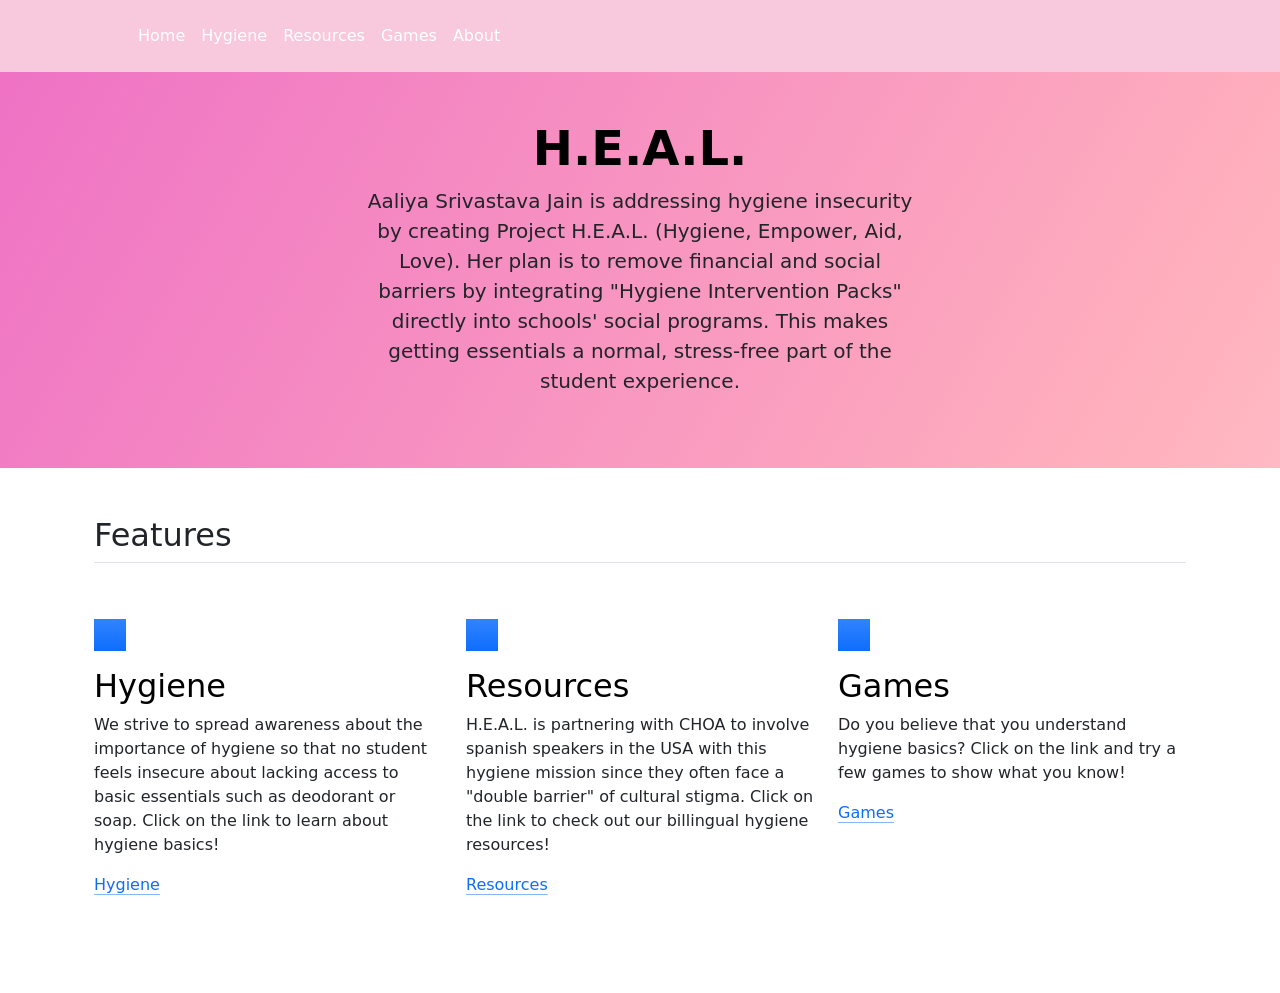
<file: index.html>
<!DOCTYPE html>
<html lang="en">
<head>
    <meta charset="UTF-8">
    <meta name="viewport" content="width=device-width, initial-scale=1.0">
    <title>H.E.A.L.</title>

    <link
        href="https://cdn.jsdelivr.net/npm/bootstrap@5.3.8/dist/css/bootstrap.min.css"
        rel="stylesheet"
        integrity="sha384-sRIl4kxILFvY47J16cr9ZwB07vP4J8+LH7qKQnuqkuIAvNWLzeN8tE5YBujZqJLB"
        crossorigin="anonymous"
    >

    <link href="style.css" rel="stylesheet">
</head>

<body>
    <header class="p-3" style="background-color: #f8c8dc;">
        <div class="container">
            <div
                class="d-flex flex-wrap align-items-center justify-content-center justify-content-lg-start"
            >

                <a
                    href="/"
                    class="d-flex align-items-center mb-2 mb-lg-0 text-white text-decoration-none"
                >
                    <svg
                        class="bi me-2"
                        width="40"
                        height="32"
                        role="img"
                        aria-label="Bootstrap"
                    >
                        <use xlink:href="#bootstrap"></use>
                    </svg>
                </a>

                <ul
                    class="nav col-12 col-lg-auto me-lg-auto mb-2 justify-content-center mb-md-0"
                >
                    <li>
                        <a href="index.html" class="nav-link px-2 text-white">
                            Home
                        </a>
                    </li>

                    <li>
                        <a href="study.html" class="nav-link px-2 text-white">
                            Hygiene
                        </a>
                    </li>

                    <li>
                        <a href="resources.html" class="nav-link px-2 text-white">
                            Resources
                        </a>
                    </li>

                    <li>
                        <a href="games.html" class="nav-link px-2 text-white">
                            Games
                        </a>
                    </li>

                    <li>
                        <a href="about.html" class="nav-link px-2 text-white">
                            About
                        </a>
                    </li>
                  </ul>
            </div>
        </div>
    </header>

    <!-- Overall Bootstrap View-->
<section class="gradient-background">

  <div class="container text-center py-5">

    <h1 class="display-5 fw-bold text-body-emphasis">
      H.E.A.L.
    </h1>

    <div class="col-lg-6 mx-auto">

      <p class="lead mb-4">
        Aaliya Srivastava Jain is addressing hygiene insecurity by creating Project H.E.A.L. (Hygiene, Empower, Aid, Love).
Her plan is to remove financial and social barriers by integrating "Hygiene Intervention Packs"
directly into schools' social programs. This makes getting essentials a normal, stress-free
part of the student experience.
      </p>

    </div>

  </div>

</section>

    <div class="container px-4 py-5" id="featured-3">
    <h2 class="pb-2 border-bottom">Features</h2>

    <div class="row g-4 py-5 row-cols-1 row-cols-lg-3">
        <div class="feature col">
            <div
                class="feature-icon d-inline-flex align-items-center justify-content-center text-bg-primary bg-gradient fs-2 mb-3"
            >
                <svg
                    class="bi"
                    width="1em"
                    height="1em"
                    aria-hidden="true"
                >
                    <use xlink:href="#collection"></use>
                </svg>
            </div>

            <h3 class="fs-2 text-body-emphasis">Hygiene</h3>

            <p>
                We strive to spread awareness about the importance of hygiene so that no student feels insecure about lacking access to basic essentials such as deodorant or soap. Click on the link to learn about hygiene basics!
            </p>

            <a href="study.html" class="icon-link">
                Hygiene

                <svg class="bi" aria-hidden="true">
                    <use xlink:href="#chevron-right"></use>
                </svg>
            </a>
        </div>

        <div class="feature col">
            <div
                class="feature-icon d-inline-flex align-items-center justify-content-center text-bg-primary bg-gradient fs-2 mb-3"
            >
                <svg
                    class="bi"
                    width="1em"
                    height="1em"
                    aria-hidden="true"
                >
                    <use xlink:href="#people-circle"></use>
                </svg>
            </div>

            <h3 class="fs-2 text-body-emphasis">Resources</h3>

            <p>
                H.E.A.L. is partnering with CHOA to involve spanish speakers in the USA with this hygiene mission since they often face a "double barrier" of cultural
stigma. Click on the link to check out our billingual hygiene resources!
            </p>

            <a href="resources.html" class="icon-link">
                Resources

                <svg class="bi" aria-hidden="true">
                    <use xlink:href="#chevron-right"></use>
                </svg>
            </a>
        </div>

        <div class="feature col">
            <div
                class="feature-icon d-inline-flex align-items-center justify-content-center text-bg-primary bg-gradient fs-2 mb-3"
            >
                <svg
                    class="bi"
                    width="1em"
                    height="1em"
                    aria-hidden="true"
                >
                    <use xlink:href="#toggles2"></use>
                </svg>
            </div>

            <h3 class="fs-2 text-body-emphasis">Games</h3>

            <p>
                Do you believe that you understand hygiene basics? Click on the link and try a few games to show what you know!
            </p>

            <a href="#" class="icon-link">
                Games

                <svg class="bi" aria-hidden="true">
                    <use xlink:href="#chevron-right"></use>
                </svg>
            </a>
        </div>
    </div>
</div>


    <script
        src="https://cdn.jsdelivr.net/npm/bootstrap@5.3.8/dist/js/bootstrap.bundle.min.js"
        crossorigin="anonymous"
    ></script>
</body>
</html>
</file>
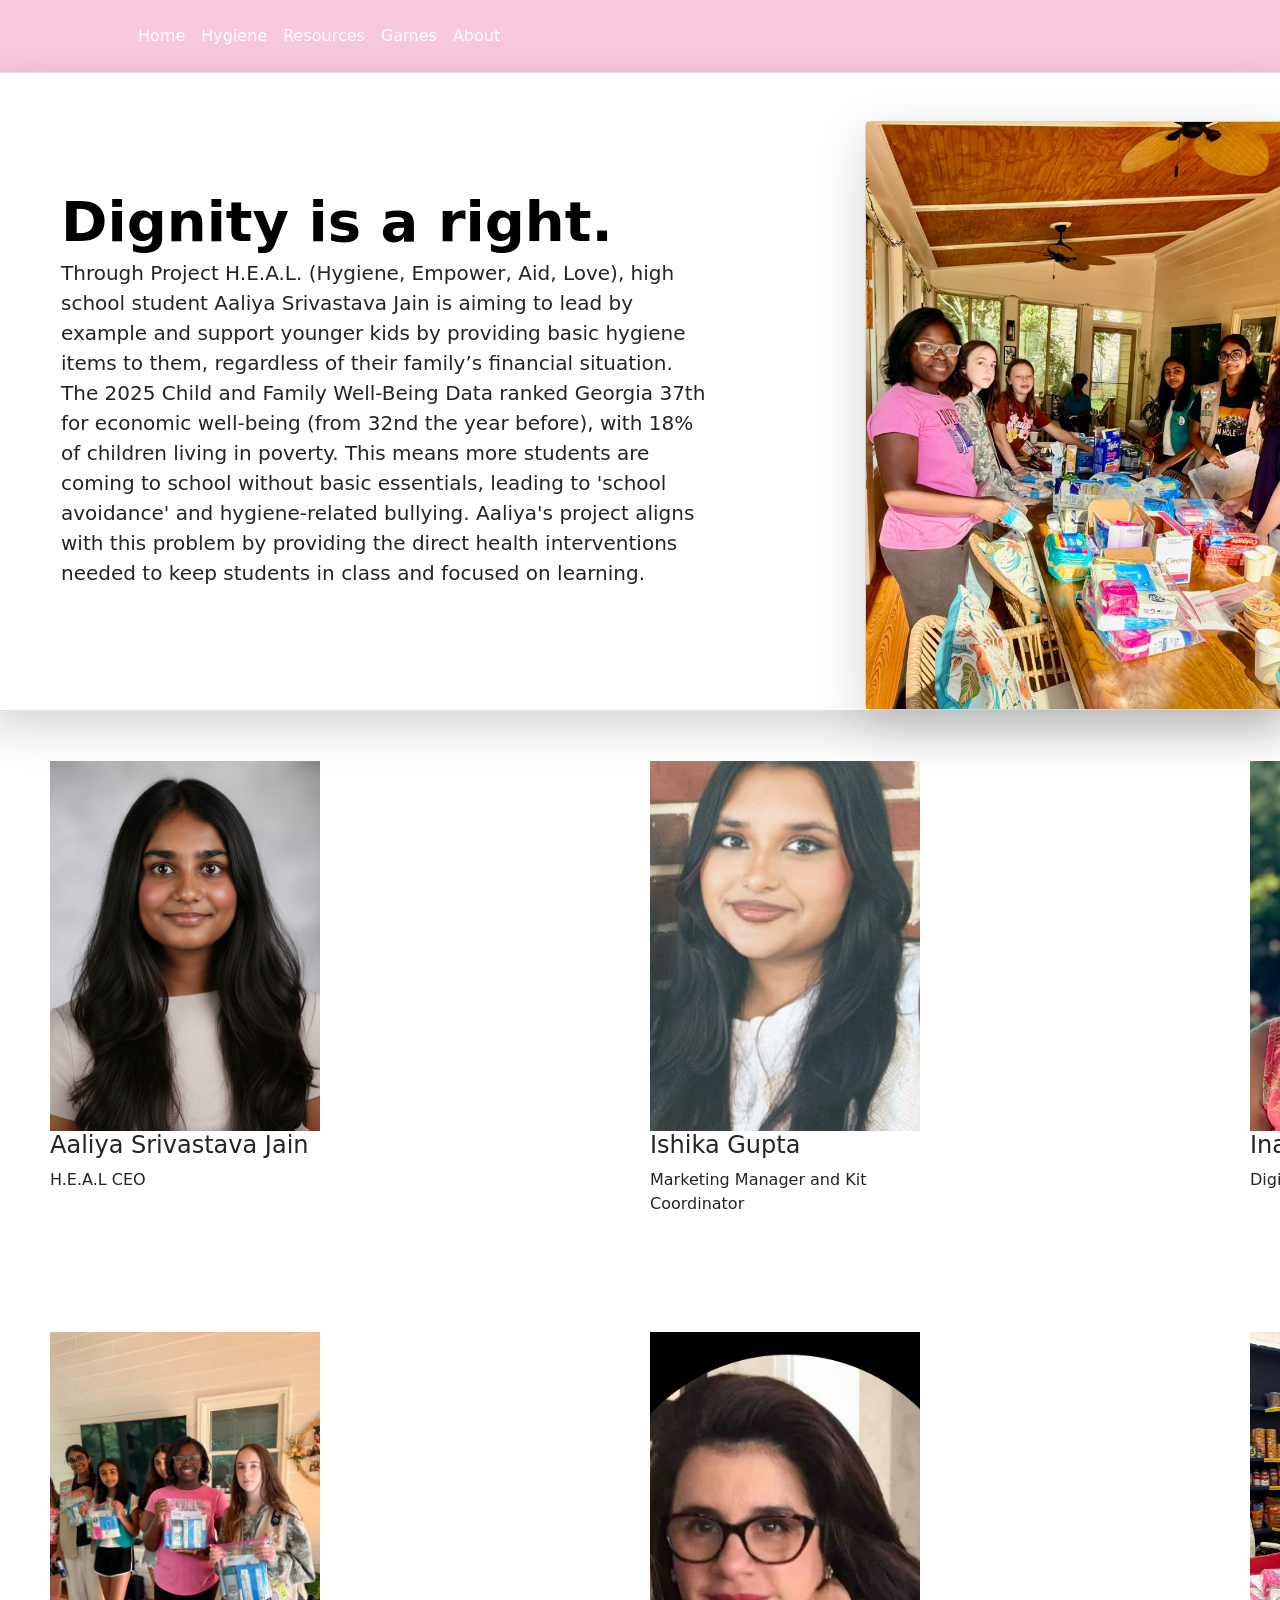
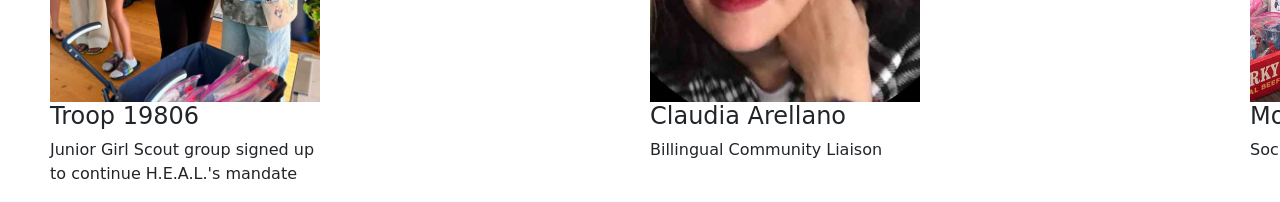
<file: about.html>
<!DOCTYPE html>
<html lang="en">
<head>
    <meta charset="UTF-8">
    <meta name="viewport" content="width=device-width, initial-scale=1.0">
    <title>H.E.A.L.</title>
     <link
        href="https://cdn.jsdelivr.net/npm/bootstrap@5.3.8/dist/css/bootstrap.min.css"
        rel="stylesheet"
        integrity="sha384-sRIl4kxILFvY47J16cr9ZwB07vP4J8+LH7qKQnuqkuIAvNWLzeN8tE5YBujZqJLB"
        crossorigin="anonymous"
    >

    <link href="style.css" rel="stylesheet">
</head>
<body>
      <header class="p-3" style="background-color: #f8c8dc;">
        <div class="container">

      
     <div
                class="d-flex flex-wrap align-items-center justify-content-center justify-content-lg-start"
            >

                <a
                    href="/"
                    class="d-flex align-items-center mb-2 mb-lg-0 text-white text-decoration-none"
                >
                    <svg
                        class="bi me-2"
                        width="40"
                        height="32"
                        role="img"
                        aria-label="Bootstrap"
                    >
                        <use xlink:href="#bootstrap"></use>
                    </svg>
                </a>

                <ul

    class="nav col-12 col-lg-auto me-lg-auto mb-2 justify-content-center mb-md-0"
                >
                    <li>
                        <a href="index.html" class="nav-link px-2 text-white">
                            Home
                        </a>
                    </li>

                    <li>
                        <a href="study.html" class="nav-link px-2 text-white">
                            Hygiene
                        </a>
                    </li>

                    <li>
                        <a href="resources.html" class="nav-link px-2 text-white">
                            Resources
                        </a>
                    </li>

                    <li>
                        <a href="games.html" class="nav-link px-2 text-white">
                            Games
                        </a>
                    </li>

                    <li>
                        <a href="about.html" class="nav-link px-2 text-white">
                            About
                        </a>
                    </li>
                </ul>
            </div>
            </div>
        </div>
        </header>

        <div class="row p-4 pb-0 pe-lg-0 pt-lg-5 align-items-center rounded-3 border shadow-lg">
    <div class="col-lg-7 p-3 p-lg-5 pt-lg-3">
        <h1 class="display-4 fw-bold lh-1 text-body-emphasis">
            Dignity is a right.
        </h1>

        <p class="lead">
            
Through Project H.E.A.L. (Hygiene, Empower, Aid, Love), high school student Aaliya Srivastava Jain is aiming to lead by example and support younger kids by providing basic hygiene items to them, regardless of their family’s financial
situation. The 2025 Child and
Family Well-Being Data ranked Georgia 37th for economic well-being (from 32nd the year
before), with 18% of children living in poverty. This means more students are coming
to school without basic essentials, leading to 'school avoidance' and hygiene-related
bullying. Aaliya's project aligns with this problem by providing the
direct health interventions needed to keep students in class and focused on learning.




        </p>
    </div>

    <div class="col-lg-4 offset-lg-1 p-0 overflow-hidden shadow-lg">
        <div class="card" style="width: 30rem;">
            <img src="./images/image copy.png" >
        </div>
            
        
    </div>
</div>


    
<div class="roleimages">

    <div class="image1">
        <img src="./images/PHOTO-2026-10-27-19-52-28.jpg" alt="Aaliya Srivastava Jain">
        <h4>Aaliya Srivastava Jain</h4>
        <p>H.E.A.L CEO</p>
    </div>

    <div class="image2">
        <img src="./images/PHOTO-2026-10-27-19-48-57.jpg" alt="Ishika Gupta">
        <h4>Ishika Gupta</h4>
        <p>Marketing Manager and Kit Coordinator</p>
    </div>

    <div class="image3">
        <img src="./images/5C3F4273-C430-4D9A-AA60-2F1D1CF027F3_1_201_a.jpeg" alt="Inaaya Srivastava Jain">
        <h4>Inaaya Srivastava Jain</h4>
        <p>Digital Hub Manager</p>
    </div>

    <div class="image4">
        <img src="./images/PHOTO-2026-10-27-18-34-32.jpg" alt="Troop" >
        <h4>Troop 19806</h4>
        <p>Junior Girl Scout group signed up to continue H.E.A.L.'s mandate</p>
    </div>

    <div class="image5">
        <img src="./images/PHOTO-2026-10-27-18-33-27.jpg" alt="Claudia Arellano">
        <h4>Claudia Arellano</h4>
        <p>Billingual Community Liaison</p>
    </div>

    <div class="image6">
        <img src="./images/PHOTO-2026-10-27-18-30-53.jpg" alt="Claudia Arellano">
        <h4>Morgan Milstead</h4>
        <p>Social Worker</p>
    </div>


</div>

    

    
  <script
        src="https://cdn.jsdelivr.net/npm/bootstrap@5.3.8/dist/js/bootstrap.bundle.min.js"
        crossorigin="anonymous"
    ></script>
</body>
</html>
</file>
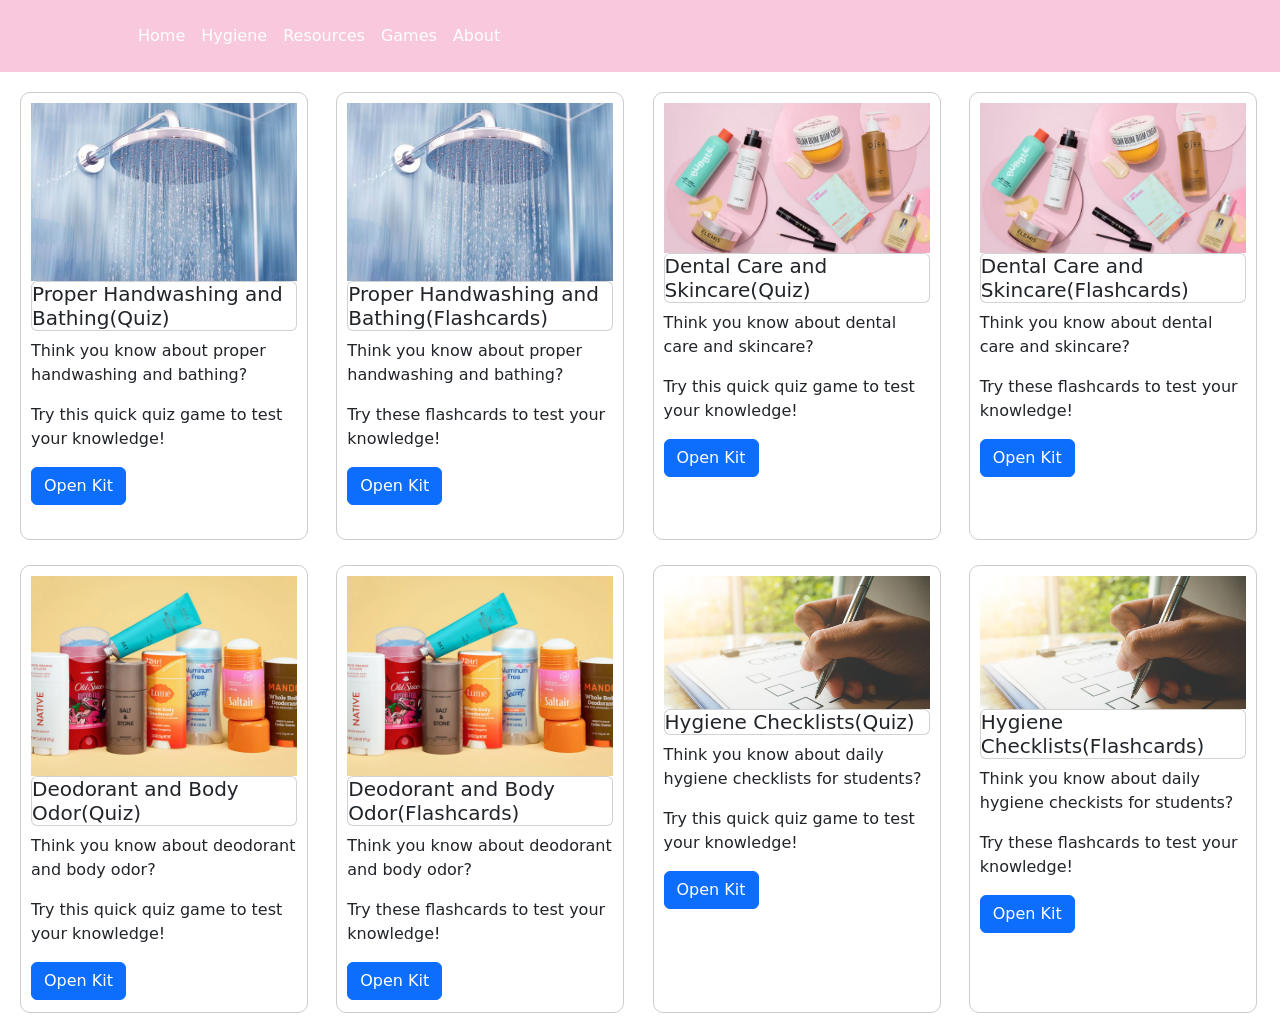
<file: games.html>
<!DOCTYPE html>
<html lang="en">
<head>
    <meta charset="UTF-8">
    <meta name="viewport" content="width=device-width, initial-scale=1.0">
    <title>H.E.A.L.</title>
     <link
        href="https://cdn.jsdelivr.net/npm/bootstrap@5.3.8/dist/css/bootstrap.min.css"
        rel="stylesheet"
        integrity="sha384-sRIl4kxILFvY47J16cr9ZwB07vP4J8+LH7qKQnuqkuIAvNWLzeN8tE5YBujZqJLB"
        crossorigin="anonymous"
    >

    <link href="style.css" rel="stylesheet">
</head>
<body>
      <header class="p-3" style="background-color: #f8c8dc;">
        <div class="container">
        

      
     <div
                class="d-flex flex-wrap align-items-center justify-content-center justify-content-lg-start"
            >

                <a
                    href="/"
                    class="d-flex align-items-center mb-2 mb-lg-0 text-white text-decoration-none"
                >
                    <svg
                        class="bi me-2"
                        width="40"
                        height="32"
                        role="img"
                        aria-label="Bootstrap"
                    >
                        <use xlink:href="#bootstrap"></use>
                    </svg>
                </a>

                <ul
    class="nav col-12 col-lg-auto me-lg-auto mb-2 justify-content-center mb-md-0"
                >
                    <li>
                        <a href="index.html" class="nav-link px-2 text-white">
                            Home
                        </a>
                    </li>

                    <li>
                        <a href="study.html" class="nav-link px-2 text-white">
                            Hygiene
                        </a>
                    </li>

                    <li>
                        <a href="resources.html" class="nav-link px-2 text-white">
                            Resources
                        </a>
                    </li>

                    <li>
                        <a href="games.html" class="nav-link px-2 text-white">
                            Games
                        </a>
                    </li>

                    <li>
                        <a href="about.html" class="nav-link px-2 text-white">
                            About
                        </a>
                    </li>

                </ul>

            </div>
            </div>
        </div>
    </header>
    <!--Cover image
A picture that quickly shows the topic.

Kit title
Example: World Geography.

Short description
One or two sentences explaining what the learner will study.

Flashcard count
Example: 20 Flashcards.

Difficulty
Example: Beginner, Easy, Medium, or Advanced.

Creator (optional)
Useful later when users begin posting their own kits.

Action button
Example: Study Kit or Open Kit

Kit Category-->
<div class="kits">
    <div class="card1">
        <img src="./images/image copy 5.png" class="card-img-top" alt="...">

        <div class="card-body">
            <h5 class="card title">Proper Handwashing and Bathing(Quiz)

            </h5>
            <p class="card-text">
                Think you know about proper handwashing and bathing?
            </p>

            <p class="topic">Try this quick quiz game to test your knowledge!</p>
            <a href="set1.html" class="btn btn-primary">
                Open Kit
            </a>
        </div>
    </div>

    <div class="card2">
        <img src="./images/image copy 5.png" class="card-img-top" alt="...">

        <div class="card-body">
            <h5 class="card title">Proper Handwashing and Bathing(Flashcards)

            </h5>
            <p class="card-text">
                Think you know about proper handwashing and bathing?
            </p>

            <p class="topic">Try these flashcards to test your knowledge!</p>
            <a href="set2.html" class="btn btn-primary">
                Open Kit
            </a>
        </div>
    </div>

    <div class="card3">
        <img src="./images/image copy 7.png" class="card-img-top" alt="...">

        <div class="card-body">
            <h5 class="card title">Dental Care and Skincare(Quiz)

            </h5>
            <p class="card-text">
                Think you know about dental care and skincare?
            </p>

            <p class="topic">Try this quick quiz game to test your knowledge!</p>
            <a href="set3.html" class="btn btn-primary">
                Open Kit
            </a>
        </div>
    </div>

    <div class="card4">
        <img src="./images/image copy 7.png" class="card-img-top" alt="...">

        <div class="card-body">
            <h5 class="card title">Dental Care and Skincare(Flashcards)

            </h5>
            <p class="card-text">
                Think you know about dental care and skincare?
            </p>

            <p class="topic">Try these flashcards to test your knowledge!</p>
            <a href="set4.html" class="btn btn-primary">
                Open Kit
            </a>
        </div>
    </div>

    <div class="card5">
        <img src="./images/image copy 4.png" class="card-img-top" alt="...">

        <div class="card-body">
            <h5 class="card title">Deodorant and Body Odor(Quiz)

            </h5>
            <p class="card-text">
                Think you know about deodorant and body odor?
            </p>

            <p class="topic">Try this quick quiz game to test your knowledge!</p>
            <a href="set5.html" class="btn btn-primary">
                Open Kit
            </a>
        </div>
    </div>

    <div class="card6">
        <img src="./images/image copy 4.png" class="card-img-top" alt="...">

        <div class="card-body">
            <h5 class="card title">Deodorant and Body Odor(Flashcards)

            </h5>
            <p class="card-text">
                Think you know about deodorant and body odor?
            </p>

            <p class="topic">Try these flashcards to test your knowledge!</p>
            <a href="set6.html" class="btn btn-primary">
                Open Kit
            </a>
        </div>
    </div>

    <div class="card7">
        <img src="./images/image copy 6.png" class="card-img-top" alt="...">

        <div class="card-body">
            <h5 class="card title">Hygiene Checklists(Quiz)

            </h5>
            <p class="card-text">
                Think you know about daily hygiene checklists for students?
            </p>

            <p class="topic">Try this quick quiz game to test your knowledge!</p>
            <a href="set7.html" class="btn btn-primary">
                Open Kit
            </a>
        </div>
    </div>

    <div class="card8">
        <img src="./images/image copy 6.png" class="card-img-top" alt="...">

        <div class="card-body">
            <h5 class="card title">Hygiene Checklists(Flashcards)

            </h5>
            <p class="card-text">
                Think you know about daily hygiene checkists for students?
            </p>

            <p class="topic">Try these flashcards to test your knowledge!</p>
            <a href="set8.html" class="btn btn-primary">
                Open Kit
            </a>
        </div>
    </div>
</div>
  <script
        src="https://cdn.jsdelivr.net/npm/bootstrap@5.3.8/dist/js/bootstrap.bundle.min.js"
        crossorigin="anonymous"
    ></script>
</body>
</html>
</file>
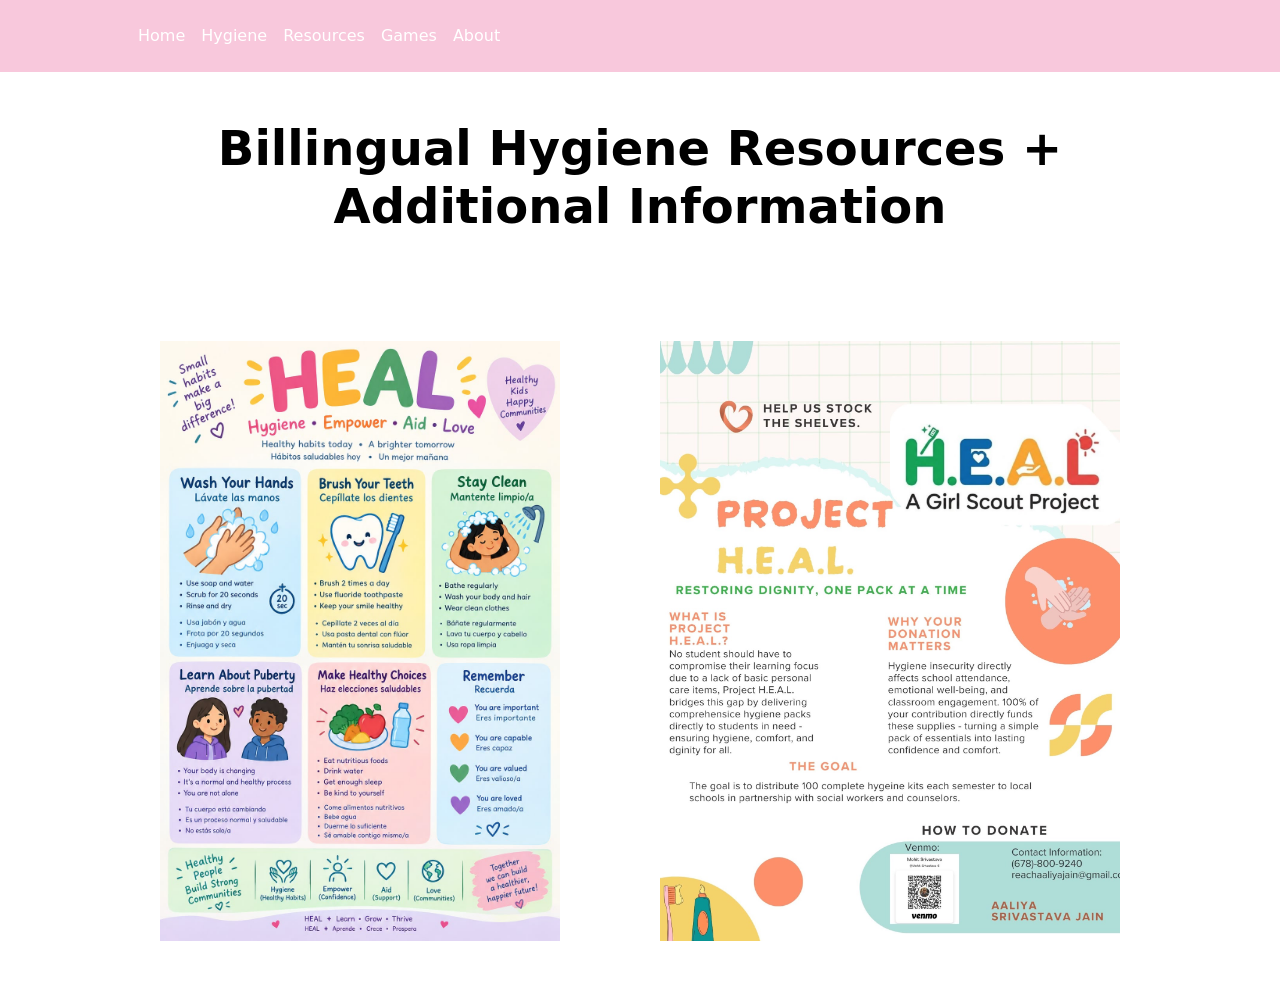
<file: resources.html>
<!DOCTYPE html>
<html lang="en">
<head>
    <meta charset="UTF-8">
    <meta name="viewport" content="width=device-width, initial-scale=1.0">
    <title>H.E.A.L.</title>
     <link
        href="https://cdn.jsdelivr.net/npm/bootstrap@5.3.8/dist/css/bootstrap.min.css"
        rel="stylesheet"
        integrity="sha384-sRIl4kxILFvY47J16cr9ZwB07vP4J8+LH7qKQnuqkuIAvNWLzeN8tE5YBujZqJLB"
        crossorigin="anonymous"
    >

    <link href="style.css" rel="stylesheet">
</head>
<body>
      <header class="p-3" style="background-color: #f8c8dc;">
        <div class="container">

      
     <div
                class="d-flex flex-wrap align-items-center justify-content-center justify-content-lg-start"
            >

                <a
                    href="/"
                    class="d-flex align-items-center mb-2 mb-lg-0 text-white text-decoration-none"
                >
                    <svg
                        class="bi me-2"
                        width="40"
                        height="32"
                        role="img"
                        aria-label="Bootstrap"
                    >
                        <use xlink:href="#bootstrap"></use>
                    </svg>
                </a>

                <ul
    class="nav col-12 col-lg-auto me-lg-auto mb-2 justify-content-center mb-md-0"
                >
                    <li>
                        <a href="index.html" class="nav-link px-2 text-white">
                            Home
                        </a>
                    </li>

                    <li>
                        <a href="study.html" class="nav-link px-2 text-white">
                            Hygiene
                        </a>
                    </li>

                    <li>
                        <a href="resources.html" class="nav-link px-2 text-white">
                            Resources
                        </a>
                    </li>

                     <li>
                        <a href="games.html" class="nav-link px-2 text-white">
                            Games
                        </a>
                    </li>

                    <li>
                        <a href="about.html" class="nav-link px-2 text-white">
                            About
                        </a>
                    </li>
                </ul>

            </div>
        </div>
        </div>
    </header>

    <div class="container text-center py-5">

    <h1 class="display-5 fw-bold text-body-emphasis">
      Billingual Hygiene Resources + Additional Information
    </h1>

  </div>

    <div class="resourceimages">

    <div class="resourceimage1">
        <img src="./images/image copy 8.png" alt="Aaliya Srivastava Jain">
    </div>

    <div class="resourceimage2">
        <img src="./images/image copy 9.png" alt="Ishika Gupta">
    </div>



  <script
        src="https://cdn.jsdelivr.net/npm/bootstrap@5.3.8/dist/js/bootstrap.bundle.min.js"
        crossorigin="anonymous"
    ></script>
</body>
</html>
</file>
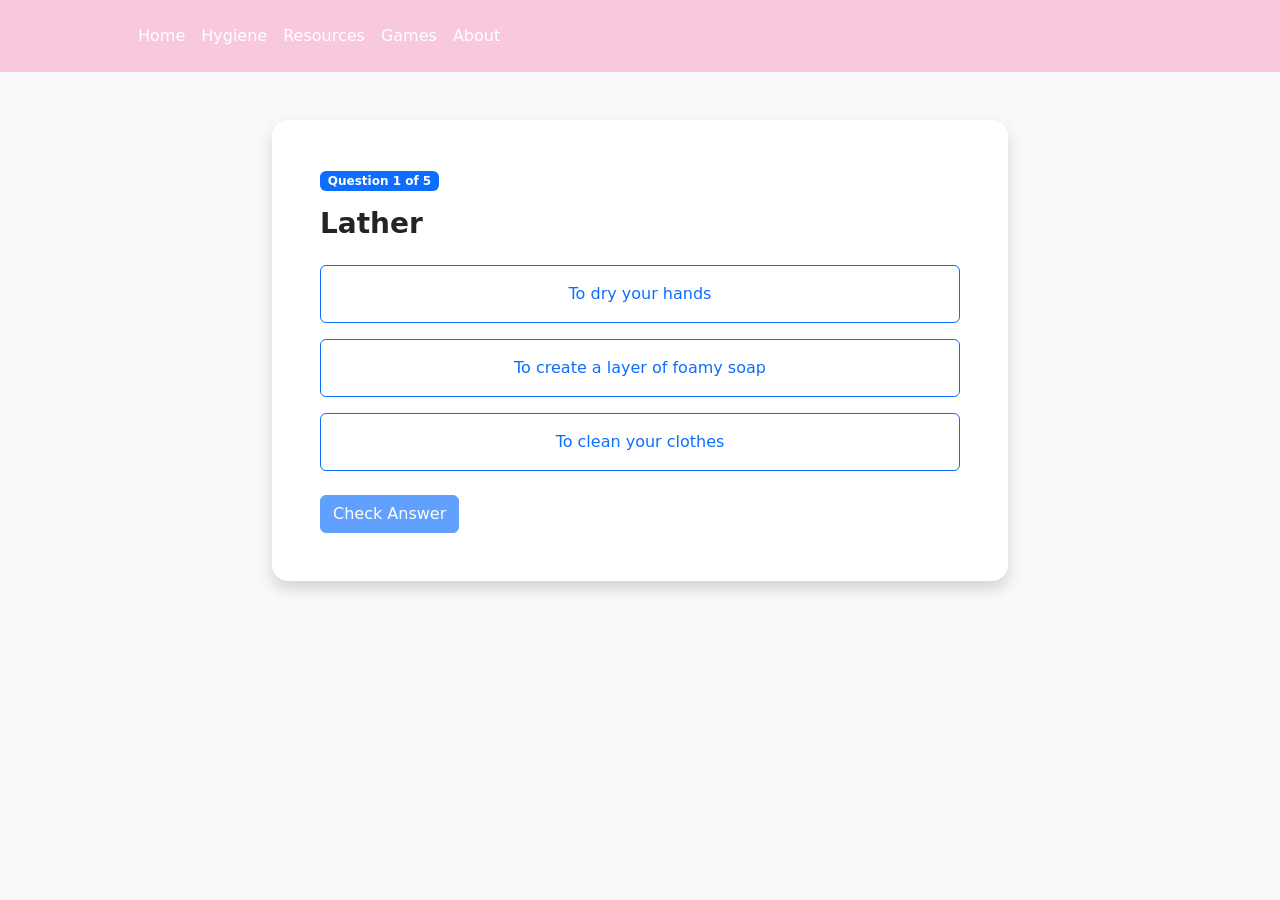
<file: set1.html>
<!doctype html>
<html lang="en">
<head>
  <meta charset="UTF-8">
  <meta name="viewport" content="width=device-width, initial-scale=1.0">


  <title>H.E.A.L.</title>

  <link
        href="https://cdn.jsdelivr.net/npm/bootstrap@5.3.8/dist/css/bootstrap.min.css"
        rel="stylesheet"
        integrity="sha384-sRIl4kxILFvY47J16cr9ZwB07vP4J8+LH7qKQnuqkuIAvNWLzeN8tE5YBujZqJLB"
        crossorigin="anonymous"
    >

    <link href="style.css" rel="stylesheet">
</head>

<body>
    <header class="p-3" style="background-color: #f8c8dc;">
        <div class="container">
            <div
                class="d-flex flex-wrap align-items-center justify-content-center justify-content-lg-start"
            >

                <a
                    href="/"
                    class="d-flex align-items-center mb-2 mb-lg-0 text-white text-decoration-none"
                >
                    <svg
                        class="bi me-2"
                        width="40"
                        height="32"
                        role="img"
                        aria-label="Bootstrap"
                    >
                        <use xlink:href="#bootstrap"></use>
                    </svg>
                </a>

                <ul
                    class="nav col-12 col-lg-auto me-lg-auto mb-2 justify-content-center mb-md-0"
                >
                    <li>
                        <a href="index.html" class="nav-link px-2 text-white">
                            Home
                        </a>
                    </li>

                    <li>
                        <a href="study.html" class="nav-link px-2 text-white">
                            Hygiene
                        </a>
                    </li>

                    <li>
                        <a href="resources.html" class="nav-link px-2 text-white">
                            Resources
                        </a>
                    </li>

                    <li>
                        <a href="games.html" class="nav-link px-2 text-white">
                            Games
                        </a>
                    </li>

                    <li>
                        <a href="about.html" class="nav-link px-2 text-white">
                            About
                        </a>
                    </li>
                </ul>
          

            </div>
        </div>
    </header>


  <!-- Bootstrap CSS -->
  <link
    href="https://cdn.jsdelivr.net/npm/bootstrap@5.3.8/dist/css/bootstrap.min.css"
    rel="stylesheet"
  >


  <!-- Our CSS -->
  <link rel="stylesheet" href="style.css">
</head>


<body class="bg-light">


  <!-- MAIN CONTENT -->
  <main class="container py-5">


    <div class="row justify-content-center">
      <div class="col-lg-8">


        <!-- QUESTION 1 -->
        <section id="question1" class="question-page">
          <div class="card shadow border-0 rounded-4">
            <div class="card-body p-4 p-md-5">


              <span class="badge bg-primary mb-3">
                Question 1 of 5
              </span>


              <h3 class="fw-bold mb-4">
                Lather
              </h3>


              <div class="answers d-grid gap-3 mb-4">


                <button
                  class="answer btn btn-outline-primary p-3"
                  onclick="selectAnswer(this)"
                >
                  To dry your hands
                </button>


                <button
                  class="answer correct btn btn-outline-primary p-3"
                  onclick="selectAnswer(this)"
                >
                 To create a layer of foamy soap
                </button>


                <button
                  class="answer btn btn-outline-primary p-3"
                  onclick="selectAnswer(this)"
                >
                  To clean your clothes
                </button>


              </div>


              <div class="feedback alert d-none" role="status">
              </div>


              <button
                class="check-button btn btn-primary"
                onclick="checkAnswer()"
                disabled
              >
                Check Answer
              </button>


              <button
                class="next-button btn btn-success d-none"
                onclick="nextQuestion()"
              >
                Next Question →
              </button>


            </div>
          </div>
        </section>


        <!-- QUESTION 2 -->
        <section id="question2" class="question-page d-none">
          <div class="card shadow border-0 rounded-4">
            <div class="card-body p-4 p-md-5">


              <span class="badge bg-primary mb-3">
                Question 2 of 5
              </span>


              <h3 class="fw-bold mb-4">
                Thoroughly
              </h3>


              <div class="answers d-grid gap-3 mb-4">


                <button
                  class="answer btn btn-outline-primary p-3"
                  onclick="selectAnswer(this)"
                >
                  Quickly
                </button>


                <button
                  class="answer correct btn btn-outline-primary p-3"
                  onclick="selectAnswer(this)"
                >
                  Completely and carefully
                </button>


                <button
                  class="answer btn btn-outline-primary p-3"
                  onclick="selectAnswer(this)"
                >
                  Only a little
                </button>


              </div>


              <div class="feedback alert d-none" role="status">
              </div>


              <button
                class="check-button btn btn-primary"
                onclick="checkAnswer()"
                disabled
              >
                Check Answer
              </button>


              <button
                class="next-button btn btn-success d-none"
                onclick="nextQuestion()"
              >
                Next Question →
              </button>


            </div>
          </div>
        </section>


        <!-- QUESTION 3 -->
        <section id="question3" class="question-page d-none">
          <div class="card shadow border-0 rounded-4">
            <div class="card-body p-4 p-md-5">


              <span class="badge bg-primary mb-3">
                Question 3 of 5
              </span>


              <h3 class="fw-bold mb-4">
                Germs
              </h3>


              <div class="answers d-grid gap-3 mb-4">


                <button
                  class="answer correct btn btn-outline-primary p-3"
                  onclick="selectAnswer(this)"
                >
                  Tiny organisms that can cause illness 
                </button>


                <button
                  class="answer btn btn-outline-primary p-3"
                  onclick="selectAnswer(this)"
                >
                  Types of soap
                </button>


                <button
                  class="answer btn btn-outline-primary p-3"
                  onclick="selectAnswer(this)"
                >
                  Clean towels
                </button>


              </div>


              <div class="feedback alert d-none" role="status">
              </div>


              <button
                class="check-button btn btn-primary"
                onclick="checkAnswer()"
                disabled
              >
                Check Answer
              </button>


              <button
                class="next-button btn btn-success d-none"
                onclick="nextQuestion()"
              >
                Next Question →
              </button>


            </div>
          </div>
        </section>


        <!-- QUESTION 4 -->
        <section id="question4" class="question-page d-none">
          <div class="card shadow border-0 rounded-4">
            <div class="card-body p-4 p-md-5">


              <span class="badge bg-primary mb-3">
                Question 4 of 5
              </span>


              <h3 class="fw-bold mb-4">
                Hygiene 
              </h3>


              <div class="answers d-grid gap-3 mb-4">


                <button
                  class="answer btn btn-outline-primary p-3"
                  onclick="selectAnswer(this)"
                >
                  Playing sports
                </button>


                <button
                  class="answer correct btn btn-outline-primary p-3"
                  onclick="selectAnswer(this)"
                >
                  Practices that keep your body clean and healthy 
                </button>


                <button
                  class="answer btn btn-outline-primary p-3"
                  onclick="selectAnswer(this)"
                >
                  Getting enough sleep
                </button>


              </div>


              <div class="feedback alert d-none" role="status">
              </div>


              <button
                class="check-button btn btn-primary"
                onclick="checkAnswer()"
                disabled
              >
                Check Answer
              </button>


              <button
                class="next-button btn btn-success d-none"
                onclick="nextQuestion()"
              >
                Next Question →
              </button>


            </div>
          </div>
        </section>


        <!-- QUESTION 5 -->
        <section id="question5" class="question-page d-none">
          <div class="card shadow border-0 rounded-4">
            <div class="card-body p-4 p-md-5">


              <span class="badge bg-primary mb-3">
                Question 5 of 5
              </span>


              <h3 class="fw-bold mb-4">
                Sanitize
              </h3>


              <div class="answers d-grid gap-3 mb-4">


                <button
                  class="answer btn btn-outline-primary p-3"
                  onclick="selectAnswer(this)"
                >
                  To dry your skin
                </button>


                <button
                  class="answer btn btn-outline-primary p-3"
                  onclick="selectAnswer(this)"
                >
                  To wash your hair
                </button>


                <button
                  class="answer correct btn btn-outline-primary p-3"
                  onclick="selectAnswer(this)"
                >
                  To reduce germs on a surface or your hands
                </button>


              </div>


              <div class="feedback alert d-none" role="status">
              </div>


              <button
                class="check-button btn btn-primary"
                onclick="checkAnswer()"
                disabled
              >
                Check Answer
              </button>


              <button
                class="next-button btn btn-success d-none"
                onclick="nextQuestion()"
              >
                Finish Quiz →
              </button>


            </div>
          </div>
        </section>


        <!-- COMPLETION SCREEN -->
        <section id="complete" class="d-none">
          <div class="card shadow border-0 rounded-4">
            <div class="card-body p-5 text-center">


              <h1 class="display-4 mb-3">🎉</h1>


              <h2 class="fw-bold">
                Quiz Complete!
              </h2>


              <p class="text-secondary fs-5">
                Great job finishing all five questions!
              </p>


              <h3 class="fw-bold mt-4">
                Your Score:
              </h3>


              <h1 class="display-3 fw-bold text-primary">
                <span id="score">0</span> / 5
              </h1>


              <p class="text-secondary">
                Questions answered correctly
              </p>


              <a
                href="set1.html"
                class="btn btn-primary btn-lg mt-3"
              >
                Play Again
              </a>


            </div>
          </div>
        </section>


      </div>
    </div>


  </main>


  <!-- Our JavaScript -->
  <script src="index.js"></script>


</body>
</html>
</file>
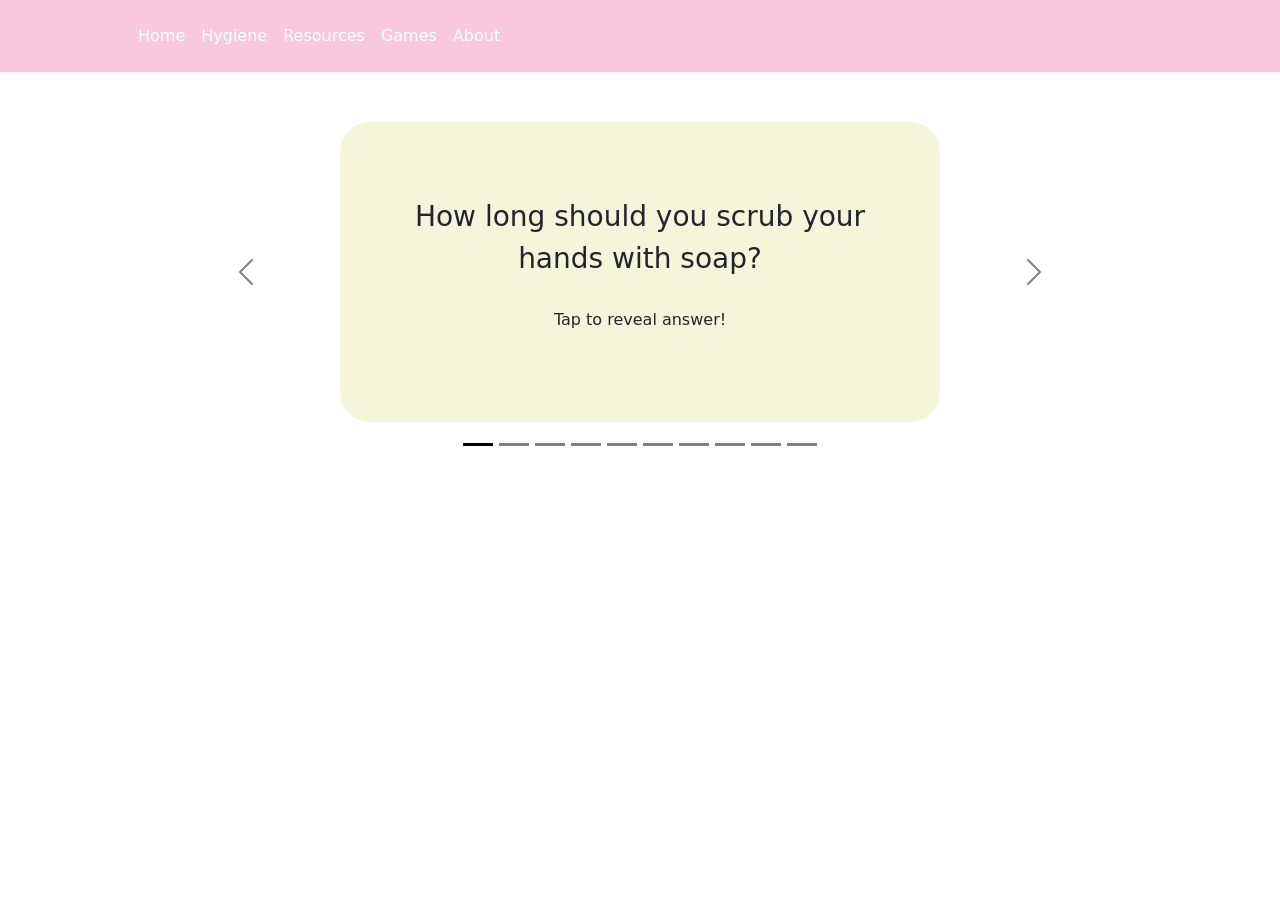
<file: set2.html>
<!DOCTYPE html>
<html lang="en">
<head>
    <meta charset="UTF-8">
    <meta name="viewport" content="width=device-width, initial-scale=1.0">
    <title>H.E.A.L.</title>

    <link
        href="https://cdn.jsdelivr.net/npm/bootstrap@5.3.8/dist/css/bootstrap.min.css"
        rel="stylesheet"
        integrity="sha384-sRIl4kxILFvY47J16cr9ZwB07vP4J8+LH7qKQnuqkuIAvNWLzeN8tE5YBujZqJLB"
        crossorigin="anonymous"
    >

    <link href="style.css" rel="stylesheet">
</head>

<body>
    <header class="p-3" style="background-color: #f8c8dc;">
        <div class="container">
            <div
                class="d-flex flex-wrap align-items-center justify-content-center justify-content-lg-start"
            >

                <a
                    href="/"
                    class="d-flex align-items-center mb-2 mb-lg-0 text-white text-decoration-none"
                >
                    <svg
                        class="bi me-2"
                        width="40"
                        height="32"
                        role="img"
                        aria-label="Bootstrap"
                    >
                        <use xlink:href="#bootstrap"></use>
                    </svg>
                </a>

                <ul
                    class="nav col-12 col-lg-auto me-lg-auto mb-2 justify-content-center mb-md-0"
                >
                    <li>
                        <a href="index.html" class="nav-link px-2 text-white">
                            Home
                        </a>
                    </li>

                    <li>
                        <a href="study.html" class="nav-link px-2 text-white">
                            Hygiene
                        </a>
                    </li>

                    <li>
                        <a href="resources.html" class="nav-link px-2 text-white">
                            Resources
                        </a>
                    </li>

                    <li>
                        <a href="games.html" class="nav-link px-2 text-white">
                            Games
                        </a>
                    </li>

                    <li>
                        <a href="about.html" class="nav-link px-2 text-white">
                            About
                        </a>
                    </li>
                </ul>
            

            </div>
        </div>
    </header>

  <!-- MAIN CONTENT -->
    <div class="container" id="flashcards">
      <div id="carouselExample" class="carousel slide">
        <!-- INDICATORS -->
        <div class="carousel-indicators">
          <button
            type="button"
            data-bs-target="#carouselExample"
            data-bs-slide-to="0"
            class="active"
            aria-current="true"
            aria-label="Flashcard 1"
          ></button>

          <button
            type="button"
            data-bs-target="#carouselExample"
            data-bs-slide-to="1"
            aria-label="Flashcard 2"
          ></button>

          <button
            type="button"
            data-bs-target="#carouselExample"
            data-bs-slide-to="2"
            aria-label="Flashcard 3"
          ></button>

          <button
            type="button"
            data-bs-target="#carouselExample"
            data-bs-slide-to="3"
            aria-label="Flashcard 4"
          ></button>

          <button
            type="button"
            data-bs-target="#carouselExample"
            data-bs-slide-to="4"
            aria-label="Flashcard 5"
          ></button>

          <button
            type="button"
            data-bs-target="#carouselExample"
            data-bs-slide-to="5"
            aria-label="Flashcard 6"
          ></button>

          <button
            type="button"
            data-bs-target="#carouselExample"
            data-bs-slide-to="6"
            aria-label="Flashcard 7"
          ></button>
          
          <button
            type="button"
            data-bs-target="#carouselExample"
            data-bs-slide-to="7"
            aria-label="Flashcard 8"
          ></button>

          <button
            type="button"
            data-bs-target="#carouselExample"
            data-bs-slide-to="8"
            aria-label="Flashcard 9"
          ></button>

          <button
            type="button"
            data-bs-target="#carouselExample"
            data-bs-slide-to="9"
            aria-label="Flashcard 10"
          ></button>
        </div>
        <div class="carousel-inner">
          <!-- FLASHCARD 1 -->
          <div class="carousel-item active">
            <input type="checkbox" id="card1" class="flip-checkbox" />

            <label for="card1" class="flashcard-container">
              <div class="flashcard">
                <!-- FRONT OF CARD -->
                <div class="face">
                  <h3>
                   How long should you scrub your hands with soap?
                  </h3>

                  <p>Tap to reveal answer!</p>
                </div>

                <!-- BACK OF CARD -->
                <div class="face back">
                  <h3>At least 20 seconds</h3>
                </div>
              </div>
            </label>
          </div>

          <!-- FLASHCARD 2 -->
          <div class="carousel-item">
            <input type="checkbox" id="card2" class="flip-checkbox" />

            <label for="card2" class="flashcard-container">
              <div class="flashcard">
                <!-- FRONT OF CARD -->
                <div class="face">
                  <h3>
                    When should you wash your hands if you are experiencing sickness?
                  </h3>

                  <p>Tap to reveal answer!</p>
                </div>

                <!-- BACK OF CARD -->
                <div class="face back">
                  <h3>After coughing, sneezing, or blowing your nose</h3>
                </div>
              </div>
            </label>
          </div>

        <!-- FLASHCARD 3 -->
          <div class="carousel-item">
            <input type="checkbox" id="card3" class="flip-checkbox" />

            <label for="card3" class="flashcard-container">
              <div class="flashcard">
                <!-- FRONT OF CARD -->
                <div class="face">
                  <h3>
                    Which actions are part of proper handwashing?
                  </h3>

                  <p>Tap to reveal answer!</p>
                </div>

                <!-- BACK OF CARD -->
                <div class="face back">
                  <h3>Wet, lather with soap, scrub, rinse, and dry hands</h3>
                </div>
              </div>
            </label>
          </div>

        <!-- FLASHCARD 4 -->
          <div class="carousel-item">
            <input type="checkbox" id="card4" class="flip-checkbox" />

            <label for="card4" class="flashcard-container">
              <div class="flashcard">
                <!-- FRONT OF CARD -->
                <div class="face">
                  <h3>
                    True or False: An alcohol-based hand sanitizer can be used when soap and water are not available.
                  </h3>

                  <p>Tap to reveal answer!</p>
                </div>

                <!-- BACK OF CARD -->
                <div class="face back">
                  <h3>True</h3>
                </div>
              </div>
            </label>
          </div>

          <!-- FLASHCARD 5 -->
          <div class="carousel-item">
            <input type="checkbox" id="card5" class="flip-checkbox" />

            <label for="card5" class="flashcard-container">
              <div class="flashcard">
                <!-- FRONT OF CARD -->
                <div class="face">
                  <h3>
                    Why is regular bathing or showering important?
                  </h3>

                  <p>Tap to reveal answer!</p>
                </div>

                <!-- BACK OF CARD -->
                <div class="face back">
                  <h3>It removes sweat, dirt, oil, and germs from the skin.</h3>
                </div>
              </div>
            </label>
          </div>
          <!-- FLASHCARD 6 -->
          <div class="carousel-item">
            <input type="checkbox" id="card6" class="flip-checkbox" />

            <label for="card6" class="flashcard-container">
              <div class="flashcard">
                <!-- FRONT OF CARD -->
                <div class="face">
                  <h3>
                    Which body areas deserve special attention during bathing because sweat often collects there?
                  </h3>

                  <p>Tap to reveal answer!</p>
                </div>

                <!-- BACK OF CARD -->
                <div class="face back">
                  <h3>Underarms, feet, and groin area</h3>
                </div>
              </div>
            </label>
          </div>
          <!-- FLASHCARD 7 -->
          <div class="carousel-item">
            <input type="checkbox" id="card7" class="flip-checkbox" />

            <label for="card7" class="flashcard-container">
              <div class="flashcard">
                <!-- FRONT OF CARD -->
                <div class="face">
                  <h3>
                    You should never dry yourself thoroughly after bathing.
                  </h3>

                  <p>Tap to reveal answer!</p>
                </div>

                <!-- BACK OF CARD -->
                <div class="face back">
                  <h3>False</h3>
                </div>
              </div>
            </label>
          </div>
          <!-- FLASHCARD 8 -->
          <div class="carousel-item">
            <input type="checkbox" id="card8" class="flip-checkbox" />

            <label for="card8" class="flashcard-container">
              <div class="flashcard">
                <!-- FRONT OF CARD -->
                <div class="face">
                  <h3>
                    What should you do after bathing?
                  </h3>

                  <p>Tap to reveal answer!</p>
                </div>

                <!-- BACK OF CARD -->
                <div class="face back">
                  <h3>Change into clean underwear and clothes.</h3>
                </div>
              </div>
            </label>
          </div>
          <!-- FLASHCARD 9 -->
          <div class="carousel-item">
            <input type="checkbox" id="card9" class="flip-checkbox" />

            <label for="card9" class="flashcard-container">
              <div class="flashcard">
                <!-- FRONT OF CARD -->
                <div class="face">
                  <h3>
                    When might you need to shower more often than usual?
                  </h3>

                  <p>Tap to reveal answer!</p>
                </div>

                <!-- BACK OF CARD -->
                <div class="face back">
                  <h3>After exercise or sports</h3>
                </div>
              </div>
            </label>
          </div>
          <!-- FLASHCARD 10 -->
          <div class="carousel-item">
            <input type="checkbox" id="card10" class="flip-checkbox" />

            <label for="card10" class="flashcard-container">
              <div class="flashcard">
                <!-- FRONT OF CARD -->
                <div class="face">
                  <h3>
                    How often should you wash your hair?
                  </h3>

                  <p>Tap to reveal answer!</p>
                </div>

                <!-- BACK OF CARD -->
                <div class="face back">
                  <h3>Based on your hair type and activity level</h3>
                </div>
              </div>
            </label>
          </div>
        </div>
        <!-- PREVIOUS BUTTON -->
        <button
          class="carousel-control-prev"
          type="button"
          data-bs-target="#carouselExample"
          data-bs-slide="prev"
        >
          <span class="carousel-control-prev-icon" aria-hidden="true"></span>

          <span class="visually-hidden"> Previous </span>
        </button>

        <!-- NEXT BUTTON -->
        <button
          class="carousel-control-next"
          type="button"
          data-bs-target="#carouselExample"
          data-bs-slide="next"
        >
          <span class="carousel-control-next-icon" aria-hidden="true"></span>

          <span class="visually-hidden"> Next </span>
        </button>
      </div>
    </div>


    <script
        src="https://cdn.jsdelivr.net/npm/bootstrap@5.3.8/dist/js/bootstrap.bundle.min.js"
        crossorigin="anonymous"
    ></script>
</body>
</html>
</file>
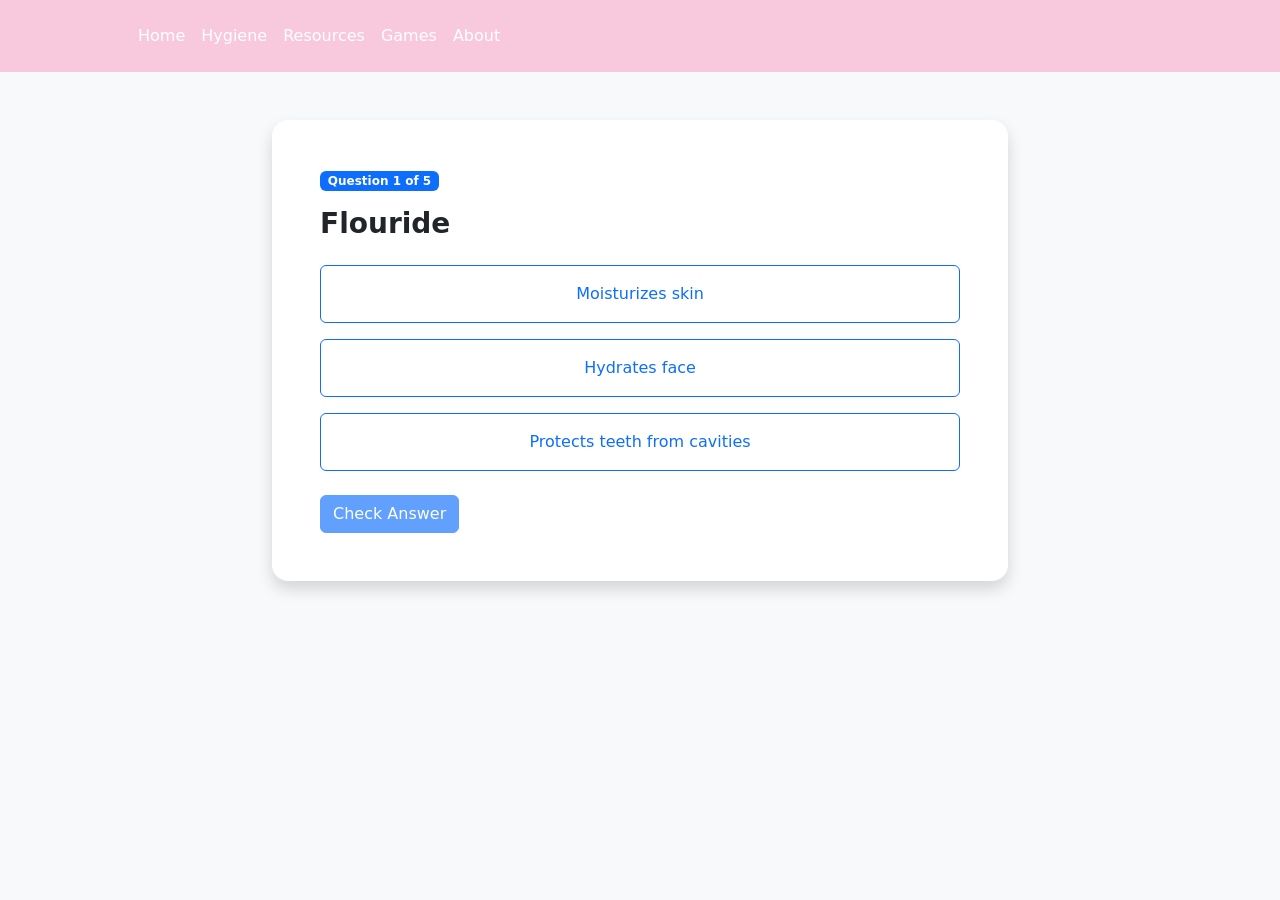
<file: set3.html>
<!DOCTYPE html>
<html lang="en">
<head>
    <meta charset="UTF-8">
    <meta name="viewport" content="width=device-width, initial-scale=1.0">
    <title>H.E.A.L.</title>
     <link
        href="https://cdn.jsdelivr.net/npm/bootstrap@5.3.8/dist/css/bootstrap.min.css"
        rel="stylesheet"
        integrity="sha384-sRIl4kxILFvY47J16cr9ZwB07vP4J8+LH7qKQnuqkuIAvNWLzeN8tE5YBujZqJLB"
        crossorigin="anonymous"
    >

    <link href="style.css" rel="stylesheet">
</head>
<body>
      <header class="p-3" style="background-color: #f8c8dc;">
        <div class="container">
        

      
     <div
                class="d-flex flex-wrap align-items-center justify-content-center justify-content-lg-start"
            >

                <a
                    href="/"
                    class="d-flex align-items-center mb-2 mb-lg-0 text-white text-decoration-none"
                >
                    <svg
                        class="bi me-2"
                        width="40"
                        height="32"
                        role="img"
                        aria-label="Bootstrap"
                    >
                        <use xlink:href="#bootstrap"></use>
                    </svg>
                </a>

                <ul
    class="nav col-12 col-lg-auto me-lg-auto mb-2 justify-content-center mb-md-0"
                >
                    <li>
                        <a href="index.html" class="nav-link px-2 text-white">
                            Home
                        </a>
                    </li>

                    <li>
                        <a href="study.html" class="nav-link px-2 text-white">
                            Hygiene
                        </a>
                    </li>

                    <li>
                        <a href="resources.html" class="nav-link px-2 text-white">
                            Resources
                        </a>
                    </li>

                    <li>
                        <a href="games.html" class="nav-link px-2 text-white">
                            Games
                        </a>
                    </li>

                    <li>
                        <a href="about.html" class="nav-link px-2 text-white">
                            About
                        </a>
                    </li>

                </ul>

            </div>
            </header>



  <!-- Bootstrap CSS -->
  <link
    href="https://cdn.jsdelivr.net/npm/bootstrap@5.3.8/dist/css/bootstrap.min.css"
    rel="stylesheet"
  >


  <!-- Our CSS -->
  <link rel="stylesheet" href="style.css">
</head>


<body class="bg-light">


  <!-- MAIN CONTENT -->
  <main class="container py-5">


    <div class="row justify-content-center">
      <div class="col-lg-8">


        <!-- QUESTION 1 -->
        <section id="question1" class="question-page">
          <div class="card shadow border-0 rounded-4">
            <div class="card-body p-4 p-md-5">


              <span class="badge bg-primary mb-3">
                Question 1 of 5
              </span>


              <h3 class="fw-bold mb-4">
                Flouride 
              </h3>


              <div class="answers d-grid gap-3 mb-4">


                <button
                  class="answer btn btn-outline-primary p-3"
                  onclick="selectAnswer(this)"
                >
                  Moisturizes skin
                </button>


                <button
                  class="answer btn btn-outline-primary p-3"
                  onclick="selectAnswer(this)"
                >
                  Hydrates face
                </button>


                <button
                  class="answer correct btn btn-outline-primary p-3"
                  onclick="selectAnswer(this)"
                >
                  Protects teeth from cavities
                </button>


              </div>


              <div class="feedback alert d-none" role="status">
              </div>


              <button
                class="check-button btn btn-primary"
                onclick="checkAnswer()"
                disabled
              >
                Check Answer
              </button>


              <button
                class="next-button btn btn-success d-none"
                onclick="nextQuestion()"
              >
                Next Question →
              </button>


            </div>
          </div>
        </section>


        <!-- QUESTION 2 -->
        <section id="question2" class="question-page d-none">
          <div class="card shadow border-0 rounded-4">
            <div class="card-body p-4 p-md-5">


              <span class="badge bg-primary mb-3">
                Question 2 of 5
              </span>


              <h3 class="fw-bold mb-4">
                Floss 
              </h3>


              <div class="answers d-grid gap-3 mb-4">


                <button
                  class="answer btn btn-outline-primary p-3"
                  onclick="selectAnswer(this)"
                >
                  A product that protects skin from the sun 
                </button>


                <button
                  class="answer correct btn btn-outline-primary p-3"
                  onclick="selectAnswer(this)"
                >
                  A tool used to clean between teeth 
                </button>


                <button
                  class="answer btn btn-outline-primary p-3"
                  onclick="selectAnswer(this)"
                >
                  A cream that softens skin 
                </button>


              </div>


              <div class="feedback alert d-none" role="status">
              </div>


              <button
                class="check-button btn btn-primary"
                onclick="checkAnswer()"
                disabled
              >
                Check Answer
              </button>


              <button
                class="next-button btn btn-success d-none"
                onclick="nextQuestion()"
              >
                Next Question →
              </button>


            </div>
          </div>
        </section>


        <!-- QUESTION 3 -->
        <section id="question3" class="question-page d-none">
          <div class="card shadow border-0 rounded-4">
            <div class="card-body p-4 p-md-5">


              <span class="badge bg-primary mb-3">
                Question 3 of 5
              </span>


              <h3 class="fw-bold mb-4">
                Moisturizer 
              </h3>


              <div class="answers d-grid gap-3 mb-4">


                <button
                  class="answer btn btn-outline-primary p-3"
                  onclick="selectAnswer(this)"
                >
                  A type of toothpaste 
                </button>


                <button
                  class="answer btn btn-outline-primary p-3"
                  onclick="selectAnswer(this)"
                >
                  A product that whitens teeth 
                </button>


                <button
                  class="answer correct btn btn-outline-primary p-3"
                  onclick="selectAnswer(this)"
                >
                  A product that helps keep skin hydrated 
                </button>


              </div>


              <div class="feedback alert d-none" role="status">
              </div>


              <button
                class="check-button btn btn-primary"
                onclick="checkAnswer()"
                disabled
              >
                Check Answer
              </button>


              <button
                class="next-button btn btn-success d-none"
                onclick="nextQuestion()"
              >
                Next Question →
              </button>


            </div>
          </div>
        </section>


        <!-- QUESTION 4 -->
        <section id="question4" class="question-page d-none">
          <div class="card shadow border-0 rounded-4">
            <div class="card-body p-4 p-md-5">


              <span class="badge bg-primary mb-3">
                Question 4 of 5
              </span>


              <h3 class="fw-bold mb-4">
                Persistent
              </h3>


              <div class="answers d-grid gap-3 mb-4">


                <button
                  class="answer correct btn btn-outline-primary p-3"
                  onclick="selectAnswer(this)"
                >
                  It continues or does not go away 
                </button>


                <button
                  class="answer btn btn-outline-primary p-3"
                  onclick="selectAnswer(this)"
                >
                  It disappears immediately 
                </button>


                <button
                  class="answer btn btn-outline-primary p-3"
                  onclick="selectAnswer(this)"
                >
                  It happens only once 
                </button>


              </div>


              <div class="feedback alert d-none" role="status">
              </div>


              <button
                class="check-button btn btn-primary"
                onclick="checkAnswer()"
                disabled
              >
                Check Answer
              </button>


              <button
                class="next-button btn btn-success d-none"
                onclick="nextQuestion()"
              >
                Next Question →
              </button>


            </div>
          </div>
        </section>


        <!-- QUESTION 5 -->
        <section id="question5" class="question-page d-none">
          <div class="card shadow border-0 rounded-4">
            <div class="card-body p-4 p-md-5">


              <span class="badge bg-primary mb-3">
                Question 5 of 5
              </span>


              <h3 class="fw-bold mb-4">
                Irritated skin 
              </h3>


              <div class="answers d-grid gap-3 mb-4">


                <button
                  class="answer correct btn btn-outline-primary p-3"
                  onclick="selectAnswer(this)"
                >
                  Skin that is bothered, inflamed, or uncomfortable
                </button>


                <button
                  class="answer btn btn-outline-primary p-3"
                  onclick="selectAnswer(this)"
                >
                 Skin that has been cleaned gently
                </button>


                <button
                  class="answer btn btn-outline-primary p-3"
                  onclick="selectAnswer(this)"
                >
                  Skin that is always moisturized
                </button>


              </div>


              <div class="feedback alert d-none" role="status">
              </div>


              <button
                class="check-button btn btn-primary"
                onclick="checkAnswer()"
                disabled
              >
                Check Answer
            </button>


              <button
                class="next-button btn btn-success d-none"
                onclick="nextQuestion()"
              >
                Finish Quiz →
              </button>


            </div>
          </div>
        </section>


        <!-- COMPLETION SCREEN -->
        <section id="complete" class="d-none">
          <div class="card shadow border-0 rounded-4">
            <div class="card-body p-5 text-center">


              <h1 class="display-4 mb-3">🎉</h1>


              <h2 class="fw-bold">
                Quiz Complete!
              </h2>


              <p class="text-secondary fs-5">
                Great job finishing all five questions!
              </p>


              <h3 class="fw-bold mt-4">
                Your Score:
              </h3>


              <h1 class="display-3 fw-bold text-primary">
                <span id="score">0</span> / 5
              </h1>


              <p class="text-secondary">
                Questions answered correctly
              </p>


              <a
                href="set3.html"
                class="btn btn-primary btn-lg mt-3"
              >
                Play Again
              </a>


            </div>
          </div>
        </section>


      </div>
    </div>


  </main>


  <!-- Our JavaScript -->
  <script src="index.js"></script>

            </div>
        </div>
    
 
    

  <script
        src="https://cdn.jsdelivr.net/npm/bootstrap@5.3.8/dist/js/bootstrap.bundle.min.js"
        crossorigin="anonymous"
    ></script>
</body>
</html>
</file>
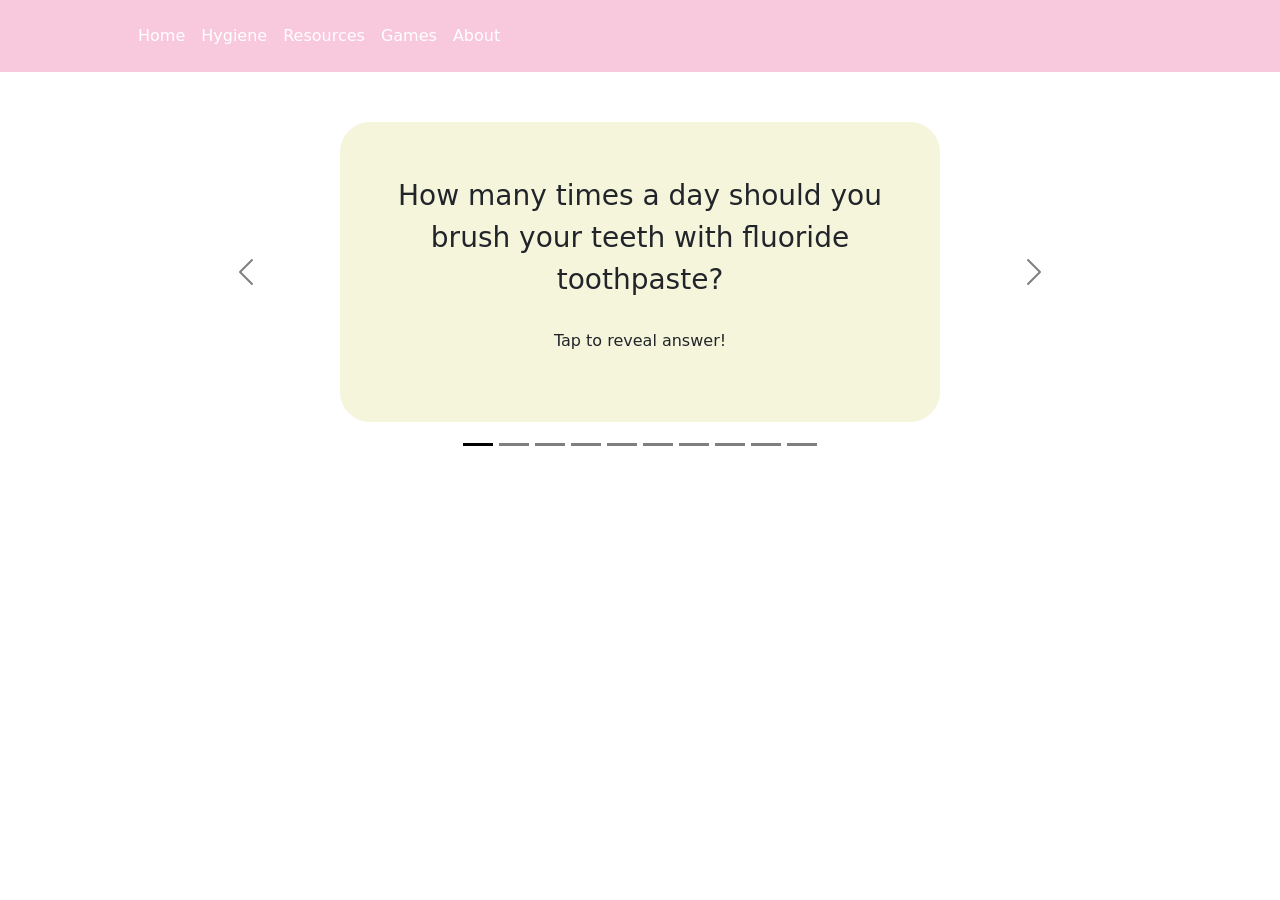
<file: set4.html>
<!DOCTYPE html>
<html lang="en">
<head>
    <meta charset="UTF-8">
    <meta name="viewport" content="width=device-width, initial-scale=1.0">
    <title>H.E.A.L.</title>

    <link
        href="https://cdn.jsdelivr.net/npm/bootstrap@5.3.8/dist/css/bootstrap.min.css"
        rel="stylesheet"
        integrity="sha384-sRIl4kxILFvY47J16cr9ZwB07vP4J8+LH7qKQnuqkuIAvNWLzeN8tE5YBujZqJLB"
        crossorigin="anonymous"
    >

    <link href="style.css" rel="stylesheet">
</head>

<body>
    <header class="p-3" style="background-color: #f8c8dc;">
        <div class="container">
            <div
                class="d-flex flex-wrap align-items-center justify-content-center justify-content-lg-start"
            >

                <a
                    href="/"
                    class="d-flex align-items-center mb-2 mb-lg-0 text-white text-decoration-none"
                >
                    <svg
                        class="bi me-2"
                        width="40"
                        height="32"
                        role="img"
                        aria-label="Bootstrap"
                    >
                        <use xlink:href="#bootstrap"></use>
                    </svg>
                </a>

                <ul
                    class="nav col-12 col-lg-auto me-lg-auto mb-2 justify-content-center mb-md-0"
                >
                    <li>
                        <a href="index.html" class="nav-link px-2 text-white">
                            Home
                        </a>
                    </li>

                    <li>
                        <a href="study.html" class="nav-link px-2 text-white">
                            Hygiene
                        </a>
                    </li>

                    <li>
                        <a href="resources.html" class="nav-link px-2 text-white">
                            Resources
                        </a>
                    </li>

                    <li>
                        <a href="games.html" class="nav-link px-2 text-white">
                            Games
                        </a>
                    </li>

                    <li>
                        <a href="about.html" class="nav-link px-2 text-white">
                            About
                        </a>
                    </li>
                </ul>

            </div>
        </div>
    </header>

  <!-- MAIN CONTENT -->
    <div class="container" id="flashcards">
      <div id="carouselExample" class="carousel slide">
        <!-- INDICATORS -->
        <div class="carousel-indicators">
          <button
            type="button"
            data-bs-target="#carouselExample"
            data-bs-slide-to="0"
            class="active"
            aria-current="true"
            aria-label="Flashcard 1"
          ></button>

          <button
            type="button"
            data-bs-target="#carouselExample"
            data-bs-slide-to="1"
            aria-label="Flashcard 2"
          ></button>

          <button
            type="button"
            data-bs-target="#carouselExample"
            data-bs-slide-to="2"
            aria-label="Flashcard 3"
          ></button>

          <button
            type="button"
            data-bs-target="#carouselExample"
            data-bs-slide-to="3"
            aria-label="Flashcard 4"
          ></button>

          <button
            type="button"
            data-bs-target="#carouselExample"
            data-bs-slide-to="4"
            aria-label="Flashcard 5"
          ></button>

          <button
            type="button"
            data-bs-target="#carouselExample"
            data-bs-slide-to="5"
            aria-label="Flashcard 6"
          ></button>

          <button
            type="button"
            data-bs-target="#carouselExample"
            data-bs-slide-to="6"
            aria-label="Flashcard 7"
          ></button>
          
          <button
            type="button"
            data-bs-target="#carouselExample"
            data-bs-slide-to="7"
            aria-label="Flashcard 8"
          ></button>

          <button
            type="button"
            data-bs-target="#carouselExample"
            data-bs-slide-to="8"
            aria-label="Flashcard 9"
          ></button>

          <button
            type="button"
            data-bs-target="#carouselExample"
            data-bs-slide-to="9"
            aria-label="Flashcard 10"
          ></button>
        </div>
        <div class="carousel-inner">
          <!-- FLASHCARD 1 -->
          <div class="carousel-item active">
            <input type="checkbox" id="card1" class="flip-checkbox" />

            <label for="card1" class="flashcard-container">
              <div class="flashcard">
                <!-- FRONT OF CARD -->
                <div class="face">
                  <h3>
                     How many times a day should you brush your teeth with fluoride toothpaste?
                  </h3>

                  <p>Tap to reveal answer!</p>
                </div>

                <!-- BACK OF CARD -->
                <div class="face back">
                  <h3>Twice a day</h3>
                </div>
              </div>
            </label>
          </div>

          <!-- FLASHCARD 2 -->
          <div class="carousel-item">
            <input type="checkbox" id="card2" class="flip-checkbox" />

            <label for="card2" class="flashcard-container">
              <div class="flashcard">
                <!-- FRONT OF CARD -->
                <div class="face">
                  <h3>
                   About how long should you brush your teeth each time?
                  </h3>

                  <p>Tap to reveal answer!</p>
                </div>

                <!-- BACK OF CARD -->
                <div class="face back">
                  <h3>Two minutes</h3>
                </div>
              </div>
            </label>
          </div>

        <!-- FLASHCARD 3 -->
          <div class="carousel-item">
            <input type="checkbox" id="card3" class="flip-checkbox" />

            <label for="card3" class="flashcard-container">
              <div class="flashcard">
                <!-- FRONT OF CARD -->
                <div class="face">
                  <h3>
                    Which habits help keep your teeth and gums healthy?
                  </h3>

                  <p>Tap to reveal answer!</p>
                </div>

                <!-- BACK OF CARD -->
                <div class="face back">
                  <h3>Clean between your teeth daily, limit sugary foods and drinks, and visit a dentist regularly.</h3>
                </div>
              </div>
            </label>
          </div>

        <!-- FLASHCARD 4 -->
          <div class="carousel-item">
            <input type="checkbox" id="card4" class="flip-checkbox" />

            <label for="card4" class="flashcard-container">
              <div class="flashcard">
                <!-- FRONT OF CARD -->
                <div class="face">
                  <h3>
                    True or False: You should replace your toothbrush when its bristles become worn.
                  </h3>

                  <p>Tap to reveal answer!</p>
                </div>

                <!-- BACK OF CARD -->
                <div class="face back">
                  <h3>True</h3>
                </div>
              </div>
            </label>
          </div>

          <!-- FLASHCARD 5 -->
          <div class="carousel-item">
            <input type="checkbox" id="card5" class="flip-checkbox" />

            <label for="card5" class="flashcard-container">
              <div class="flashcard">
                <!-- FRONT OF CARD -->
                <div class="face">
                  <h3>
                    Why is it helpful to gently brush or clean your tongue?
                  </h3>

                  <p>Tap to reveal answer!</p>
                </div>

                <!-- BACK OF CARD -->
                <div class="face back">
                  <h3>It helps keep your mouth feeling fresh.</h3>
                </div>
              </div>
            </label>
          </div>
          <!-- FLASHCARD 6 -->
          <div class="carousel-item">
            <input type="checkbox" id="card6" class="flip-checkbox" />

            <label for="card6" class="flashcard-container">
              <div class="flashcard">
                <!-- FRONT OF CARD -->
                <div class="face">
                  <h3>
                    What should you do when washing your face?
                  </h3>

                  <p>Tap to reveal answer!</p>
                </div>

                <!-- BACK OF CARD -->
                <div class="face back">
                  <h3>Wash your face gently, especially after sweating.</h3>
                </div>
              </div>
            </label>
          </div>
          <!-- FLASHCARD 7 -->
          <div class="carousel-item">
            <input type="checkbox" id="card7" class="flip-checkbox" />

            <label for="card7" class="flashcard-container">
              <div class="flashcard">
                <!-- FRONT OF CARD -->
                <div class="face">
                  <h3>
                    True or False: You should use mouthwash if your skin feels dry.
                  </h3>

                  <p>Tap to reveal answer!</p>
                </div>

                <!-- BACK OF CARD -->
                <div class="face back">
                  <h3>False</h3>
                </div>
              </div>
            </label>
          </div>
          <!-- FLASHCARD 8 -->
          <div class="carousel-item">
            <input type="checkbox" id="card8" class="flip-checkbox" />

            <label for="card8" class="flashcard-container">
              <div class="flashcard">
                <!-- FRONT OF CARD -->
                <div class="face">
                  <h3>
                    What should you use when spending time outdoors to protect your skin?
                  </h3>

                  <p>Tap to reveal answer!</p>
                </div>

                <!-- BACK OF CARD -->
                <div class="face back">
                  <h3>Sunscreen</h3>
                </div>
              </div>
            </label>
          </div>
          <!-- FLASHCARD 9 -->
          <div class="carousel-item">
            <input type="checkbox" id="card9" class="flip-checkbox" />

            <label for="card9" class="flashcard-container">
              <div class="flashcard">
                <!-- FRONT OF CARD -->
                <div class="face">
                  <h3>
                    Which personal items should you avoid sharing?
                  </h3>

                  <p>Tap to reveal answer!</p>
                </div>

                <!-- BACK OF CARD -->
                <div class="face back">
                  <h3>Towels, razors, and makeup</h3>
                </div>
              </div>
            </label>
          </div>
          <!-- FLASHCARD 10 -->
          <div class="carousel-item">
            <input type="checkbox" id="card10" class="flip-checkbox" />

            <label for="card10" class="flashcard-container">
              <div class="flashcard">
                <!-- FRONT OF CARD -->
                <div class="face">
                  <h3>
                    What should you do if a skin problem is painful, persistent, or getting worse?
                  </h3>

                  <p>Tap to reveal answer!</p>
                </div>

                <!-- BACK OF CARD -->
                <div class="face back">
                  <h3>Talk with a trusted adult or healthcare professional.</h3>
                </div>
              </div>
            </label>
          </div>
        </div>
        <!-- PREVIOUS BUTTON -->
        <button
          class="carousel-control-prev"
          type="button"
          data-bs-target="#carouselExample"
          data-bs-slide="prev"
        >
          <span class="carousel-control-prev-icon" aria-hidden="true"></span>

          <span class="visually-hidden"> Previous </span>
        </button>

        <!-- NEXT BUTTON -->
        <button
          class="carousel-control-next"
          type="button"
          data-bs-target="#carouselExample"
          data-bs-slide="next"
        >
          <span class="carousel-control-next-icon" aria-hidden="true"></span>

          <span class="visually-hidden"> Next </span>
        </button>
      </div>
    </div>


    <script
        src="https://cdn.jsdelivr.net/npm/bootstrap@5.3.8/dist/js/bootstrap.bundle.min.js"
        crossorigin="anonymous"
    ></script>
</body>
</html>
</file>
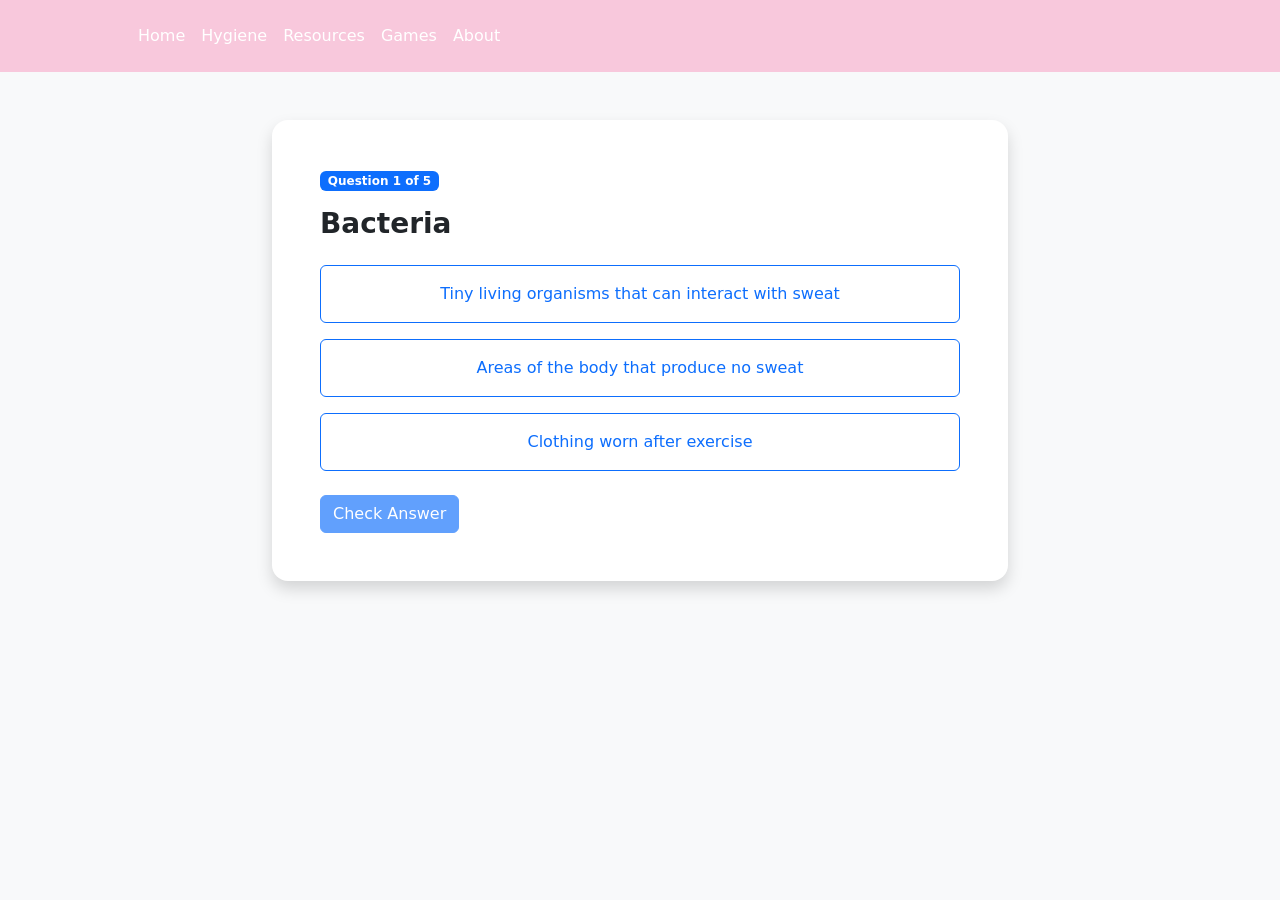
<file: set5.html>
<!DOCTYPE html>
<html lang="en">
<head>
    <meta charset="UTF-8">
    <meta name="viewport" content="width=device-width, initial-scale=1.0">
    <title>H.E.A.L.</title>
     <link
        href="https://cdn.jsdelivr.net/npm/bootstrap@5.3.8/dist/css/bootstrap.min.css"
        rel="stylesheet"
        integrity="sha384-sRIl4kxILFvY47J16cr9ZwB07vP4J8+LH7qKQnuqkuIAvNWLzeN8tE5YBujZqJLB"
        crossorigin="anonymous"
    >

    <link href="style.css" rel="stylesheet">
</head>
<body>
      <header class="p-3" style="background-color: #f8c8dc;">
        <div class="container">
        

      
     <div
                class="d-flex flex-wrap align-items-center justify-content-center justify-content-lg-start"
            >

                <a
                    href="/"
                    class="d-flex align-items-center mb-2 mb-lg-0 text-white text-decoration-none"
                >
                    <svg
                        class="bi me-2"
                        width="40"
                        height="32"
                        role="img"
                        aria-label="Bootstrap"
                    >
                        <use xlink:href="#bootstrap"></use>
                    </svg>
                </a>

                <ul
    class="nav col-12 col-lg-auto me-lg-auto mb-2 justify-content-center mb-md-0"
                >
                    <li>
                        <a href="index.html" class="nav-link px-2 text-white">
                            Home
                        </a>
                    </li>

                    <li>
                        <a href="study.html" class="nav-link px-2 text-white">
                            Hygiene
                        </a>
                    </li>

                    <li>
                        <a href="resources.html" class="nav-link px-2 text-white">
                            Resources
                        </a>
                    </li>

                    <li>
                        <a href="games.html" class="nav-link px-2 text-white">
                            Games
                        </a>
                    </li>

                    <li>
                        <a href="about.html" class="nav-link px-2 text-white">
                            About
                        </a>
                    </li>

                </ul>
            </div>
            </header>


  <!-- Bootstrap CSS -->
  <link
    href="https://cdn.jsdelivr.net/npm/bootstrap@5.3.8/dist/css/bootstrap.min.css"
    rel="stylesheet"
  >


  <!-- Our CSS -->
  <link rel="stylesheet" href="style.css">
</head>


<body class="bg-light">


  <!-- MAIN CONTENT -->
  <main class="container py-5">


    <div class="row justify-content-center">
      <div class="col-lg-8">


        <!-- QUESTION 1 -->
        <section id="question1" class="question-page">
          <div class="card shadow border-0 rounded-4">
            <div class="card-body p-4 p-md-5">


              <span class="badge bg-primary mb-3">
                Question 1 of 5
              </span>


              <h3 class="fw-bold mb-4">
                Bacteria
              </h3>


              <div class="answers d-grid gap-3 mb-4">


                <button
                  class="answer correct btn btn-outline-primary p-3"
                  onclick="selectAnswer(this)"
                >
                  Tiny living organisms that can interact with sweat
                </button>


                <button
                  class="answer btn btn-outline-primary p-3"
                  onclick="selectAnswer(this)"
                >
                  Areas of the body that produce no sweat
                </button>


                <button
                  class="answer btn btn-outline-primary p-3"
                  onclick="selectAnswer(this)"
                >
                  Clothing worn after exercise
                </button>


              </div>


              <div class="feedback alert d-none" role="status">
              </div>


              <button
                class="check-button btn btn-primary"
                onclick="checkAnswer()"
                disabled
              >
                Check Answer
              </button>


              <button
                class="next-button btn btn-success d-none"
                onclick="nextQuestion()"
              >
                Next Question →
              </button>


            </div>
          </div>
        </section>


        <!-- QUESTION 2 -->
        <section id="question2" class="question-page d-none">
          <div class="card shadow border-0 rounded-4">
            <div class="card-body p-4 p-md-5">


              <span class="badge bg-primary mb-3">
                Question 2 of 5
              </span>


              <h3 class="fw-bold mb-4">
               Antiperspirant
              </h3>


              <div class="answers d-grid gap-3 mb-4">


                <button
                  class="answer btn btn-outline-primary p-3"
                  onclick="selectAnswer(this)"
                >
                  A product that cleans your clothes 
                </button>


                <button
                  class="answer correct btn btn-outline-primary p-3"
                  onclick="selectAnswer(this)"
                >
                  A product that helps reduce sweating 
                </button>


                <button
                  class="answer btn btn-outline-primary p-3"
                  onclick="selectAnswer(this)"
                >
                  A product used only to clean shoes 
                </button>


              </div>


              <div class="feedback alert d-none" role="status">
              </div>


              <button
                class="check-button btn btn-primary"
                onclick="checkAnswer()"
                disabled
              >
                Check Answer
              </button>


              <button
                class="next-button btn btn-success d-none"
                onclick="nextQuestion()"
              >
                Next Question →
              </button>


            </div>
          </div>
        </section>


        <!-- QUESTION 3 -->
        <section id="question3" class="question-page d-none">
          <div class="card shadow border-0 rounded-4">
            <div class="card-body p-4 p-md-5">


              <span class="badge bg-primary mb-3">
                Question 3 of 5
              </span>


              <h3 class="fw-bold mb-4">
                Regularly 
              </h3>


              <div class="answers d-grid gap-3 mb-4">


                <button
                  class="answer btn btn-outline-primary p-3"
                  onclick="selectAnswer(this)"
                >
                  Once in your life 
                </button>


                <button
                  class="answer correct btn btn-outline-primary p-3"
                  onclick="selectAnswer(this)"
                >
                  On a consistent or repeated basis 
                </button>


                <button
                  class="answer btn btn-outline-primary p-3"
                  onclick="selectAnswer(this)"
                >
                  Only when you feel sick 
                </button>


              </div>


              <div class="feedback alert d-none" role="status">
              </div>


              <button
                class="check-button btn btn-primary"
                onclick="checkAnswer()"
                disabled
              >
                Check Answer
              </button>


              <button
                class="next-button btn btn-success d-none"
                onclick="nextQuestion()"
              >
                Next Question →
              </button>


            </div>
          </div>
        </section>


        <!-- QUESTION 4 -->
        <section id="question4" class="question-page d-none">
          <div class="card shadow border-0 rounded-4">
            <div class="card-body p-4 p-md-5">


              <span class="badge bg-primary mb-3">
                Question 4 of 5
              </span>


              <h3 class="fw-bold mb-4">
                Deodorant
              </h3>


              <div class="answers d-grid gap-3 mb-4">


                <button
                  class="answer correct btn btn-outline-primary p-3"
                  onclick="selectAnswer(this)"
                >
                  Controls or masks body odor 
                </button>


                <button
                  class="answer btn btn-outline-primary p-3"
                  onclick="selectAnswer(this)"
                >
                  Keeps skin irritated 
                </button>


                <button
                  class="answer btn btn-outline-primary p-3"
                  onclick="selectAnswer(this)"
                >
                  Washes clothes 
                </button>


              </div>


              <div class="feedback alert d-none" role="status">
              </div>


              <button
                class="check-button btn btn-primary"
                onclick="checkAnswer()"
                disabled
              >
                Check Answer
              </button>


              <button
                class="next-button btn btn-success d-none"
                onclick="nextQuestion()"
              >
                Next Question →
              </button>


            </div>
          </div>
        </section>


        <!-- QUESTION 5 -->
        <section id="question5" class="question-page d-none">
          <div class="card shadow border-0 rounded-4">
            <div class="card-body p-4 p-md-5">


              <span class="badge bg-primary mb-3">
                Question 5 of 5
              </span>


              <h3 class="fw-bold mb-4">
                Body odor 
              </h3>


              <div class="answers d-grid gap-3 mb-4">


                <button
                  class="answer btn btn-outline-primary p-3"
                  onclick="selectAnswer(this)"
                >
                  Used to shower and bathe
                </button>


                <button
                  class="answer btn btn-outline-primary p-3"
                  onclick="selectAnswer(this)"
                >
                  Product that reduces sweat
                </button>


                <button
                  class="answer correct btn btn-outline-primary p-3"
                  onclick="selectAnswer(this)"
                >
                  Mix of bacteria and sweat on skin
                </button>


              </div>


              <div class="feedback alert d-none" role="status">
              </div>


              <button
                class="check-button btn btn-primary"
                onclick="checkAnswer()"
                disabled
              >
                Check Answer
            </button>


              <button
                class="next-button btn btn-success d-none"
                onclick="nextQuestion()"
              >
                Finish Quiz →
              </button>


            </div>
          </div>
        </section>


        <!-- COMPLETION SCREEN -->
        <section id="complete" class="d-none">
          <div class="card shadow border-0 rounded-4">
            <div class="card-body p-5 text-center">


              <h1 class="display-4 mb-3">🎉</h1>


              <h2 class="fw-bold">
                Quiz Complete!
              </h2>


              <p class="text-secondary fs-5">
                Great job finishing all five questions!
              </p>


              <h3 class="fw-bold mt-4">
                Your Score:
              </h3>


              <h1 class="display-3 fw-bold text-primary">
                <span id="score">0</span> / 5
              </h1>


              <p class="text-secondary">
                Questions answered correctly
              </p>


              <a
                href="set1.html"
                class="btn btn-primary btn-lg mt-3"
              >
                Play Again
              </a>


            </div>
          </div>
        </section>


      </div>
    </div>


  </main>


  <!-- Our JavaScript -->
  <script src="index.js"></script>

            </div>
        </div>
    
 
    

  <script
        src="https://cdn.jsdelivr.net/npm/bootstrap@5.3.8/dist/js/bootstrap.bundle.min.js"
        crossorigin="anonymous"
    ></script>
</body>
</html>


              <button
                class="next-button btn btn-success d-none"
                onclick="nextQuestion()"
              >
                Finish Quiz →
              </button>


            </div>
          </div>
        </section>


        <!-- COMPLETION SCREEN -->
        <section id="complete" class="d-none">
          <div class="card shadow border-0 rounded-4">
            <div class="card-body p-5 text-center">


              <h1 class="display-4 mb-3">🎉</h1>


              <h2 class="fw-bold">
                Quiz Complete!
              </h2>


              <p class="text-secondary fs-5">
                Great job finishing all five questions!
              </p>


              <h3 class="fw-bold mt-4">
                Your Score:
              </h3>


              <h1 class="display-3 fw-bold text-primary">
                <span id="score">0</span> / 5
              </h1>


              <p class="text-secondary">
                Questions answered correctly
              </p>


              <a
                href="set5.html"
                class="btn btn-primary btn-lg mt-3"
              >
                Play Again
              </a>


            </div>
          </div>
        </section>


      </div>
    </div>


  </main>


  <!-- Our JavaScript -->
  <script src="index.js"></script>

            </div>
        </div>
    
 
    

  <script
        src="https://cdn.jsdelivr.net/npm/bootstrap@5.3.8/dist/js/bootstrap.bundle.min.js"
        crossorigin="anonymous"
    ></script>
</body>
</html>
</file>
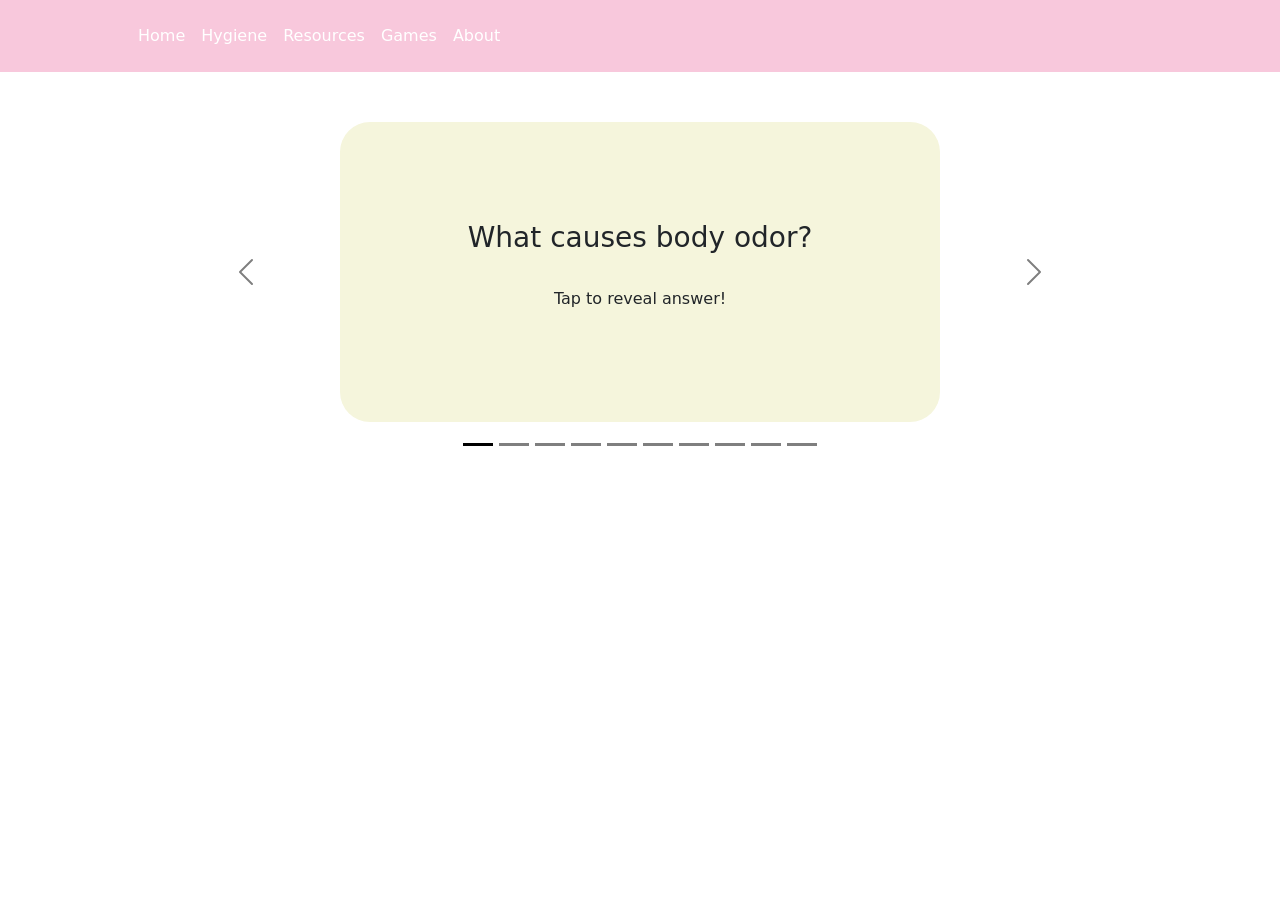
<file: set6.html>
<!DOCTYPE html>
<html lang="en">
<head>
    <meta charset="UTF-8">
    <meta name="viewport" content="width=device-width, initial-scale=1.0">
    <title>H.E.A.L.</title>

    <link
        href="https://cdn.jsdelivr.net/npm/bootstrap@5.3.8/dist/css/bootstrap.min.css"
        rel="stylesheet"
        integrity="sha384-sRIl4kxILFvY47J16cr9ZwB07vP4J8+LH7qKQnuqkuIAvNWLzeN8tE5YBujZqJLB"
        crossorigin="anonymous"
    >

    <link href="style.css" rel="stylesheet">
</head>

<body>
    <header class="p-3" style="background-color: #f8c8dc;">
        <div class="container">
            <div
                class="d-flex flex-wrap align-items-center justify-content-center justify-content-lg-start"
            >

                <a
                    href="/"
                    class="d-flex align-items-center mb-2 mb-lg-0 text-white text-decoration-none"
                >
                    <svg
                        class="bi me-2"
                        width="40"
                        height="32"
                        role="img"
                        aria-label="Bootstrap"
                    >
                        <use xlink:href="#bootstrap"></use>
                    </svg>
                </a>

                <ul
                    class="nav col-12 col-lg-auto me-lg-auto mb-2 justify-content-center mb-md-0"
                >
                    <li>
                        <a href="index.html" class="nav-link px-2 text-white">
                            Home
                        </a>
                    </li>

                    <li>
                        <a href="study.html" class="nav-link px-2 text-white">
                            Hygiene
                        </a>
                    </li>

                    <li>
                        <a href="resources.html" class="nav-link px-2 text-white">
                            Resources
                        </a>
                    </li>

                    <li>
                        <a href="games.html" class="nav-link px-2 text-white">
                            Games
                        </a>
                    </li>

                    <li>
                        <a href="about.html" class="nav-link px-2 text-white">
                            About
                        </a>
                    </li>
                </ul>

            </div>
        </div>
    </header>

  <!-- MAIN CONTENT -->
    <div class="container" id="flashcards">
      <div id="carouselExample" class="carousel slide">
        <!-- INDICATORS -->
        <div class="carousel-indicators">
          <button
            type="button"
            data-bs-target="#carouselExample"
            data-bs-slide-to="0"
            class="active"
            aria-current="true"
            aria-label="Flashcard 1"
          ></button>

          <button
            type="button"
            data-bs-target="#carouselExample"
            data-bs-slide-to="1"
            aria-label="Flashcard 2"
          ></button>

          <button
            type="button"
            data-bs-target="#carouselExample"
            data-bs-slide-to="2"
            aria-label="Flashcard 3"
          ></button>

          <button
            type="button"
            data-bs-target="#carouselExample"
            data-bs-slide-to="3"
            aria-label="Flashcard 4"
          ></button>

          <button
            type="button"
            data-bs-target="#carouselExample"
            data-bs-slide-to="4"
            aria-label="Flashcard 5"
          ></button>

          <button
            type="button"
            data-bs-target="#carouselExample"
            data-bs-slide-to="5"
            aria-label="Flashcard 6"
          ></button>

          <button
            type="button"
            data-bs-target="#carouselExample"
            data-bs-slide-to="6"
            aria-label="Flashcard 7"
          ></button>
          
          <button
            type="button"
            data-bs-target="#carouselExample"
            data-bs-slide-to="7"
            aria-label="Flashcard 8"
          ></button>

          <button
            type="button"
            data-bs-target="#carouselExample"
            data-bs-slide-to="8"
            aria-label="Flashcard 9"
          ></button>

          <button
            type="button"
            data-bs-target="#carouselExample"
            data-bs-slide-to="9"
            aria-label="Flashcard 10"
          ></button>
        </div>
        <div class="carousel-inner">
          <!-- FLASHCARD 1 -->
          <div class="carousel-item active">
            <input type="checkbox" id="card1" class="flip-checkbox" />

            <label for="card1" class="flashcard-container">
              <div class="flashcard">
                <!-- FRONT OF CARD -->
                <div class="face">
                  <h3>
                     What causes body odor?
                  </h3>

                  <p>Tap to reveal answer!</p>
                </div>

                <!-- BACK OF CARD -->
                <div class="face back">
                  <h3>Bacteria on the skin interacting with sweat</h3>
                </div>
              </div>
            </label>
          </div>

          <!-- FLASHCARD 2 -->
          <div class="carousel-item">
            <input type="checkbox" id="card2" class="flip-checkbox" />

            <label for="card2" class="flashcard-container">
              <div class="flashcard">
                <!-- FRONT OF CARD -->
                <div class="face">
                  <h3>
                   What is a good way to manage body odor?
                  </h3>

                  <p>Tap to reveal answer!</p>
                </div>

                <!-- BACK OF CARD -->
                <div class="face back">
                  <h3>Shower or bathe regularly, wear clean clothes, and apply deoderant or antiperspirant. </h3>
                </div>
              </div>
            </label>
          </div>

        <!-- FLASHCARD 3 -->
          <div class="carousel-item">
            <input type="checkbox" id="card3" class="flip-checkbox" />

            <label for="card3" class="flashcard-container">
              <div class="flashcard">
                <!-- FRONT OF CARD -->
                <div class="face">
                  <h3>
                    When should you change your clothes?
                  </h3>

                  <p>Tap to reveal answer!</p>
                </div>

                <!-- BACK OF CARD -->
                <div class="face back">
                  <h3>After sports or heavy exercise</h3>
                </div>
              </div>
            </label>
          </div>

        <!-- FLASHCARD 4 -->
          <div class="carousel-item">
            <input type="checkbox" id="card4" class="flip-checkbox" />

            <label for="card4" class="flashcard-container">
              <div class="flashcard">
                <!-- FRONT OF CARD -->
                <div class="face">
                  <h3>
                    True or False: Sweating is a normal part of being human.
                  </h3>

                  <p>Tap to reveal answer!</p>
                </div>

                <!-- BACK OF CARD -->
                <div class="face back">
                  <h3>True</h3>
                </div>
              </div>
            </label>
          </div>

          <!-- FLASHCARD 5 -->
          <div class="carousel-item">
            <input type="checkbox" id="card5" class="flip-checkbox" />

            <label for="card5" class="flashcard-container">
              <div class="flashcard">
                <!-- FRONT OF CARD -->
                <div class="face">
                  <h3>
                    What is the main difference between deodorant and antiperspirant?
                  </h3>

                  <p>Tap to reveal answer!</p>
                </div>

                <!-- BACK OF CARD -->
                <div class="face back">
                  <h3> Deodorant controls or masks body odor, while antiperspirant helps reduce sweating.</h3>
                </div>
              </div>
            </label>
          </div>
          <!-- FLASHCARD 6 -->
          <div class="carousel-item">
            <input type="checkbox" id="card6" class="flip-checkbox" />

            <label for="card6" class="flashcard-container">
              <div class="flashcard">
                <!-- FRONT OF CARD -->
                <div class="face">
                  <h3>
                    How should you apply deodorant or antiperspirant?
                  </h3>

                  <p>Tap to reveal answer!</p>
                </div>

                <!-- BACK OF CARD -->
                <div class="face back">
                  <h3>To clean, dry underarms</h3>
                </div>
              </div>
            </label>
          </div>
          <!-- FLASHCARD 7 -->
          <div class="carousel-item">
            <input type="checkbox" id="card7" class="flip-checkbox" />

            <label for="card7" class="flashcard-container">
              <div class="flashcard">
                <!-- FRONT OF CARD -->
                <div class="face">
                  <h3>
                    You should be using a deodorant or antiperspirant if it causes significant irritation.
                  </h3>

                  <p>Tap to reveal answer!</p>
                </div>

                <!-- BACK OF CARD -->
                <div class="face back">
                  <h3>False</h3>
                </div>
              </div>
            </label>
          </div>
          <!-- FLASHCARD 8 -->
          <div class="carousel-item">
            <input type="checkbox" id="card8" class="flip-checkbox" />

            <label for="card8" class="flashcard-container">
              <div class="flashcard">
                <!-- FRONT OF CARD -->
                <div class="face">
                  <h3>
                    Which habit helps keep your feet fresh?
                  </h3>

                  <p>Tap to reveal answer!</p>
                </div>

                <!-- BACK OF CARD -->
                <div class="face back">
                  <h3>Wash your feet and change socks regularly</h3>
                </div>
              </div>
            </label>
          </div>
          <!-- FLASHCARD 9 -->
          <div class="carousel-item">
            <input type="checkbox" id="card9" class="flip-checkbox" />

            <label for="card9" class="flashcard-container">
              <div class="flashcard">
                <!-- FRONT OF CARD -->
                <div class="face">
                  <h3>
                    What should you do to help keep your shoes fresh?
                  </h3>

                  <p>Tap to reveal answer!</p>
                </div>

                <!-- BACK OF CARD -->
                <div class="face back">
                  <h3>Keep them clean and allow them to dry between uses</h3>
                </div>
              </div>
            </label>
          </div>
          <!-- FLASHCARD 10 -->
          <div class="carousel-item">
            <input type="checkbox" id="card10" class="flip-checkbox" />

            <label for="card10" class="flashcard-container">
              <div class="flashcard">
                <!-- FRONT OF CARD -->
                <div class="face">
                  <h3>
                    What is the best attitude toward sweating and body odor?
                  </h3>

                  <p>Tap to reveal answer!</p>
                </div>

                <!-- BACK OF CARD -->
                <div class="face back">
                  <h3>They are normal, and good hygiene is about caring for yourself.</h3>
                </div>
              </div>
            </label>
          </div>
        </div>
        <!-- PREVIOUS BUTTON -->
        <button
          class="carousel-control-prev"
          type="button"
          data-bs-target="#carouselExample"
          data-bs-slide="prev"
        >
          <span class="carousel-control-prev-icon" aria-hidden="true"></span>

          <span class="visually-hidden"> Previous </span>
        </button>

        <!-- NEXT BUTTON -->
        <button
          class="carousel-control-next"
          type="button"
          data-bs-target="#carouselExample"
          data-bs-slide="next"
        >
          <span class="carousel-control-next-icon" aria-hidden="true"></span>

          <span class="visually-hidden"> Next </span>
        </button>
      </div>
    </div>


    <script
        src="https://cdn.jsdelivr.net/npm/bootstrap@5.3.8/dist/js/bootstrap.bundle.min.js"
        crossorigin="anonymous"
    ></script>
</body>
</html>
</file>
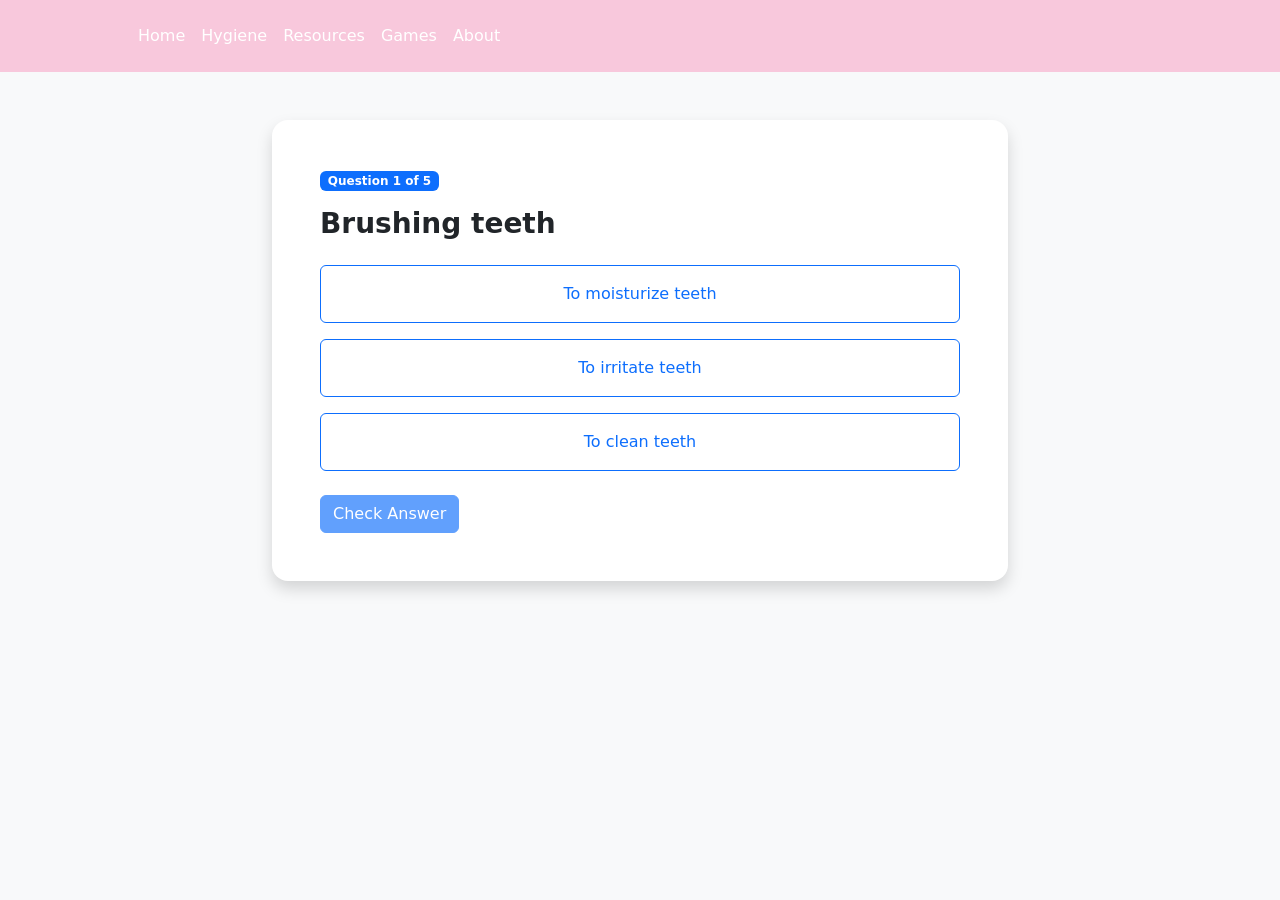
<file: set7.html>
<!DOCTYPE html>
<html lang="en">
<head>
    <meta charset="UTF-8">
    <meta name="viewport" content="width=device-width, initial-scale=1.0">
    <title>H.E.A.L.</title>
     <link
        href="https://cdn.jsdelivr.net/npm/bootstrap@5.3.8/dist/css/bootstrap.min.css"
        rel="stylesheet"
        integrity="sha384-sRIl4kxILFvY47J16cr9ZwB07vP4J8+LH7qKQnuqkuIAvNWLzeN8tE5YBujZqJLB"
        crossorigin="anonymous"
    >

    <link href="style.css" rel="stylesheet">
</head>
<body>
      <header class="p-3" style="background-color: #f8c8dc;">
        <div class="container">
        

      
     <div
                class="d-flex flex-wrap align-items-center justify-content-center justify-content-lg-start"
            >

                <a
                    href="/"
                    class="d-flex align-items-center mb-2 mb-lg-0 text-white text-decoration-none"
                >
                    <svg
                        class="bi me-2"
                        width="40"
                        height="32"
                        role="img"
                        aria-label="Bootstrap"
                    >
                        <use xlink:href="#bootstrap"></use>
                    </svg>
                </a>

                <ul
    class="nav col-12 col-lg-auto me-lg-auto mb-2 justify-content-center mb-md-0"
                >
                    <li>
                        <a href="index.html" class="nav-link px-2 text-white">
                            Home
                        </a>
                    </li>

                    <li>
                        <a href="study.html" class="nav-link px-2 text-white">
                            Hygiene
                        </a>
                    </li>

                    <li>
                        <a href="resources.html" class="nav-link px-2 text-white">
                            Resources
                        </a>
                    </li>

                    <li>
                        <a href="games.html" class="nav-link px-2 text-white">
                            Games
                        </a>
                    </li>

                    <li>
                        <a href="about.html" class="nav-link px-2 text-white">
                            About
                        </a>
                    </li>

                </ul>

            </div>
            </header>


  <!-- Bootstrap CSS -->
  <link
    href="https://cdn.jsdelivr.net/npm/bootstrap@5.3.8/dist/css/bootstrap.min.css"
    rel="stylesheet"
  >


  <!-- Our CSS -->
  <link rel="stylesheet" href="style.css">
</head>


<body class="bg-light">


  <!-- MAIN CONTENT -->
  <main class="container py-5">


    <div class="row justify-content-center">
      <div class="col-lg-8">


        <!-- QUESTION 1 -->
        <section id="question1" class="question-page">
          <div class="card shadow border-0 rounded-4">
            <div class="card-body p-4 p-md-5">


              <span class="badge bg-primary mb-3">
                Question 1 of 5
              </span>


              <h3 class="fw-bold mb-4">
                Brushing teeth
              </h3>


              <div class="answers d-grid gap-3 mb-4">


                <button
                  class="answer btn btn-outline-primary p-3"
                  onclick="selectAnswer(this)"
                >
                  To moisturize teeth
                </button>


                <button
                  class="answer btn btn-outline-primary p-3"
                  onclick="selectAnswer(this)"
                >
                  To irritate teeth
                </button>


                <button
                  class="answer correct btn btn-outline-primary p-3"
                  onclick="selectAnswer(this)"
                >
                  To clean teeth
                </button>


              </div>


              <div class="feedback alert d-none" role="status">
              </div>


              <button
                class="check-button btn btn-primary"
                onclick="checkAnswer()"
                disabled
              >
                Check Answer
              </button>


              <button
                class="next-button btn btn-success d-none"
                onclick="nextQuestion()"
              >
                Next Question →
              </button>


            </div>
          </div>
        </section>


        <!-- QUESTION 2 -->
        <section id="question2" class="question-page d-none">
          <div class="card shadow border-0 rounded-4">
            <div class="card-body p-4 p-md-5">


              <span class="badge bg-primary mb-3">
                Question 2 of 5
              </span>


              <h3 class="fw-bold mb-4">
               Wash hands 
              </h3>


              <div class="answers d-grid gap-3 mb-4">


                <button
                  class="answer correct btn btn-outline-primary p-3"
                  onclick="selectAnswer(this)"
                >
                  Clean hands with soap and water 
                </button>


                <button
                  class="answer btn btn-outline-primary p-3"
                  onclick="selectAnswer(this)"
                >
                  Clean hands with deodorant and antiperspirant 
                </button>


                <button
                  class="answer btn btn-outline-primary p-3"
                  onclick="selectAnswer(this)"
                >
                  Dirty hands with sweat 
                </button>


              </div>


              <div class="feedback alert d-none" role="status">
              </div>


              <button
                class="check-button btn btn-primary"
                onclick="checkAnswer()"
                disabled
              >
                Check Answer
              </button>


              <button
                class="next-button btn btn-success d-none"
                onclick="nextQuestion()"
              >
                Next Question →
              </button>


            </div>
          </div>
        </section>


        <!-- QUESTION 3 -->
        <section id="question3" class="question-page d-none">
          <div class="card shadow border-0 rounded-4">
            <div class="card-body p-4 p-md-5">


              <span class="badge bg-primary mb-3">
                Question 3 of 5
              </span>


              <h3 class="fw-bold mb-4">
                Shower 
              </h3>


              <div class="answers d-grid gap-3 mb-4">


                <button
                  class="answer btn btn-outline-primary p-3"
                  onclick="selectAnswer(this)"
                >
                  Brushes hair 
                </button>


                <button
                  class="answer btn btn-outline-primary p-3"
                  onclick="selectAnswer(this)"
                >
                  Cover coughs and sneezes 
                </button>


                <button
                  class="answer correct btn btn-outline-primary p-3"
                  onclick="selectAnswer(this)"
                >
                  Freshens and hydrates body 
                </button>


              </div>


              <div class="feedback alert d-none" role="status">
              </div>


              <button
                class="check-button btn btn-primary"
                onclick="checkAnswer()"
                disabled
              >
                Check Answer
              </button>


              <button
                class="next-button btn btn-success d-none"
                onclick="nextQuestion()"
              >
                Next Question →
              </button>


            </div>
          </div>
        </section>


        <!-- QUESTION 4 -->
        <section id="question4" class="question-page d-none">
          <div class="card shadow border-0 rounded-4">
            <div class="card-body p-4 p-md-5">


              <span class="badge bg-primary mb-3">
                Question 4 of 5
              </span>


              <h3 class="fw-bold mb-4">
                Wash face 
              </h3>


              <div class="answers d-grid gap-3 mb-4">


                <button
                  class="answer btn btn-outline-primary p-3"
                  onclick="selectAnswer(this)"
                >
                  Sweat and bacteria interacting on face 
                </button>


                <button
                  class="answer correct btn btn-outline-primary p-3"
                  onclick="selectAnswer(this)"
                >
                  To clean and hydrate face with water 
                </button>


                <button
                  class="answer btn btn-outline-primary p-3"
                  onclick="selectAnswer(this)"
                >
                  Covering face with arms 
                </button>


              </div>


              <div class="feedback alert d-none" role="status">
              </div>


              <button
                class="check-button btn btn-primary"
                onclick="checkAnswer()"
                disabled
              >
                Check Answer
              </button>


              <button
                class="next-button btn btn-success d-none"
                onclick="nextQuestion()"
              >
                Next Question →
              </button>


            </div>
          </div>
        </section>


        <!-- QUESTION 5 -->
        <section id="question5" class="question-page d-none">
          <div class="card shadow border-0 rounded-4">
            <div class="card-body p-4 p-md-5">


              <span class="badge bg-primary mb-3">
                Question 5 of 5
              </span>


              <h3 class="fw-bold mb-4">
               Change clothes 
              </h3>


              <div class="answers d-grid gap-3 mb-4">


                <button
                  class="answer btn btn-outline-primary p-3"
                  onclick="selectAnswer(this)"
                >
                  Cleaning and flossing teeth
                </button>


                <button
                  class="answer btn btn-outline-primary p-3"
                  onclick="selectAnswer(this)"
                >
                  Staying sweaty for the whole day
                </button>


                <button
                  class="answer correct btn btn-outline-primary p-3"
                  onclick="selectAnswer(this)"
                >
                  To freshen up with clean underwear, socks, etc.
                </button>


              </div>


              <div class="feedback alert d-none" role="status">
              </div>


              <button
                class="check-button btn btn-primary"
                onclick="checkAnswer()"
                disabled
              >
                Check Answer
            </button>


              <button
                class="next-button btn btn-success d-none"
                onclick="nextQuestion()"
              >
                Finish Quiz →
              </button>


            </div>
          </div>
        </section>


        <!-- COMPLETION SCREEN -->
        <section id="complete" class="d-none">
          <div class="card shadow border-0 rounded-4">
            <div class="card-body p-5 text-center">


              <h1 class="display-4 mb-3">🎉</h1>


              <h2 class="fw-bold">
                Quiz Complete!
              </h2>


              <p class="text-secondary fs-5">
                Great job finishing all five questions!
              </p>


              <h3 class="fw-bold mt-4">
                Your Score:
              </h3>


              <h1 class="display-3 fw-bold text-primary">
                <span id="score">0</span> / 5
              </h1>


              <p class="text-secondary">
                Questions answered correctly
              </p>


              <a
                href="set1.html"
                class="btn btn-primary btn-lg mt-3"
              >
                Play Again
              </a>


            </div>
          </div>
        </section>


      </div>
    </div>


  </main>


  <!-- Our JavaScript -->
  <script src="index.js"></script>

            </div>
        </div>
    
 
    

  <script
        src="https://cdn.jsdelivr.net/npm/bootstrap@5.3.8/dist/js/bootstrap.bundle.min.js"
        crossorigin="anonymous"
    ></script>
</body>
</html>


              <button
                class="next-button btn btn-success d-none"
                onclick="nextQuestion()"
              >
                Finish Quiz →
              </button>


            </div>
          </div>
        </section>


        <!-- COMPLETION SCREEN -->
        <section id="complete" class="d-none">
          <div class="card shadow border-0 rounded-4">
            <div class="card-body p-5 text-center">


              <h1 class="display-4 mb-3">🎉</h1>


              <h2 class="fw-bold">
                Quiz Complete!
              </h2>


              <p class="text-secondary fs-5">
                Great job finishing all five questions!
              </p>


              <h3 class="fw-bold mt-4">
                Your Score:
              </h3>


              <h1 class="display-3 fw-bold text-primary">
                <span id="score">0</span> / 5
              </h1>


              <p class="text-secondary">
                Questions answered correctly
              </p>


              <a
                href="set7.html"
                class="btn btn-primary btn-lg mt-3"
              >
                Play Again
              </a>


            </div>
          </div>
        </section>


      </div>
    </div>


  </main>


  <!-- Our JavaScript -->
  <script src="index.js"></script>

            </div>
        </div>
    
 
    

  <script
        src="https://cdn.jsdelivr.net/npm/bootstrap@5.3.8/dist/js/bootstrap.bundle.min.js"
        crossorigin="anonymous"
    ></script>
</body>
</html>
</file>
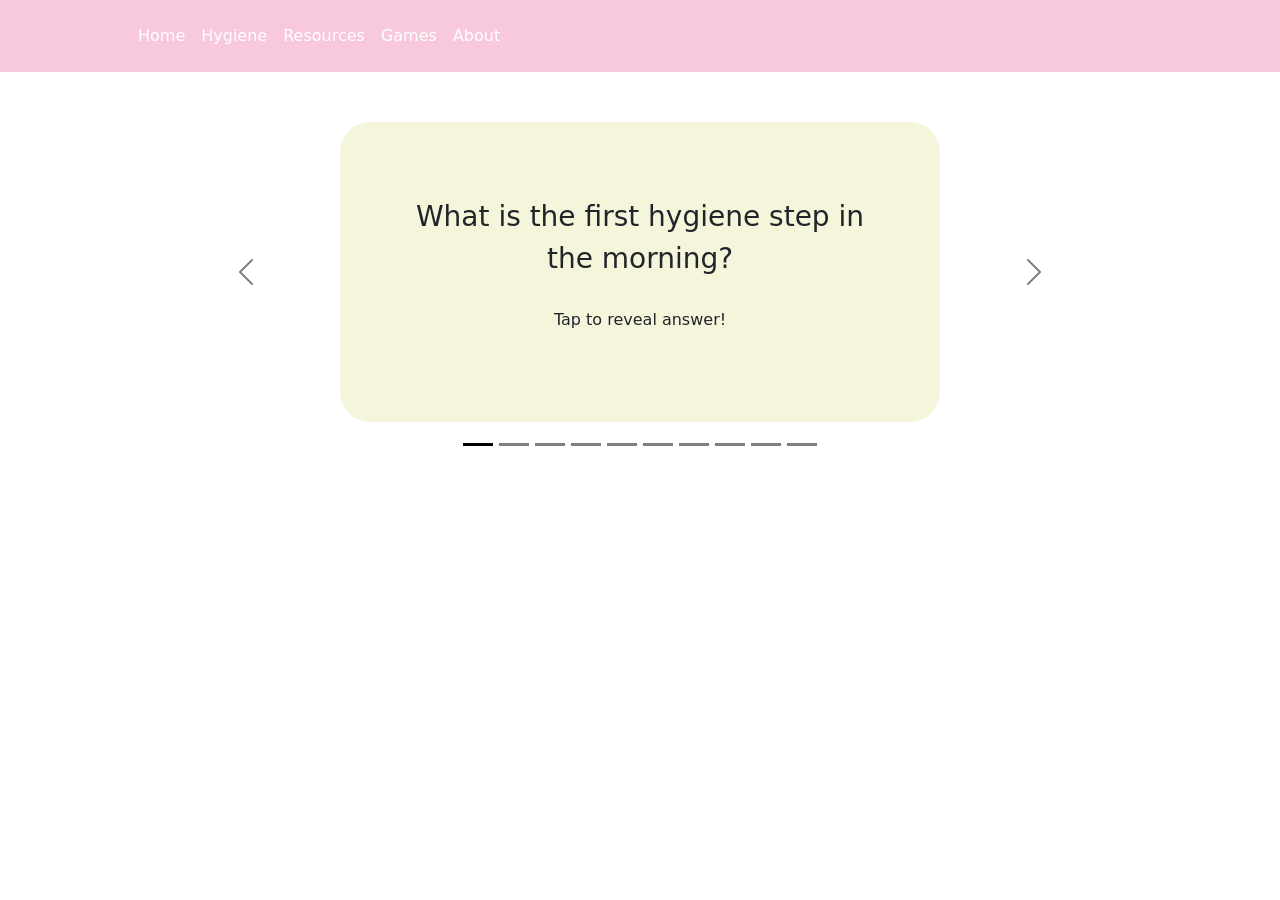
<file: set8.html>
<!DOCTYPE html>
<html lang="en">
<head>
    <meta charset="UTF-8">
    <meta name="viewport" content="width=device-width, initial-scale=1.0">
    <title>H.E.A.L.</title>

    <link
        href="https://cdn.jsdelivr.net/npm/bootstrap@5.3.8/dist/css/bootstrap.min.css"
        rel="stylesheet"
        integrity="sha384-sRIl4kxILFvY47J16cr9ZwB07vP4J8+LH7qKQnuqkuIAvNWLzeN8tE5YBujZqJLB"
        crossorigin="anonymous"
    >

    <link href="style.css" rel="stylesheet">
</head>

<body>
    <header class="p-3" style="background-color: #f8c8dc;">
        <div class="container">
            <div
                class="d-flex flex-wrap align-items-center justify-content-center justify-content-lg-start"
            >

                <a
                    href="/"
                    class="d-flex align-items-center mb-2 mb-lg-0 text-white text-decoration-none"
                >
                    <svg
                        class="bi me-2"
                        width="40"
                        height="32"
                        role="img"
                        aria-label="Bootstrap"
                    >
                        <use xlink:href="#bootstrap"></use>
                    </svg>
                </a>

                <ul
                    class="nav col-12 col-lg-auto me-lg-auto mb-2 justify-content-center mb-md-0"
                >
                    <li>
                        <a href="index.html" class="nav-link px-2 text-white">
                            Home
                        </a>
                    </li>

                    <li>
                        <a href="study.html" class="nav-link px-2 text-white">
                            Hygiene
                        </a>
                    </li>

                    <li>
                        <a href="resources.html" class="nav-link px-2 text-white">
                            Resources
                        </a>
                    </li>

                    <li>
                        <a href="games.html" class="nav-link px-2 text-white">
                            Games
                        </a>
                    </li>

                    <li>
                        <a href="about.html" class="nav-link px-2 text-white">
                            About
                        </a>
                    </li>
                </ul>

            </div>
        </div>
    </header>

  <!-- MAIN CONTENT -->
    <div class="container" id="flashcards">
      <div id="carouselExample" class="carousel slide">
        <!-- INDICATORS -->
        <div class="carousel-indicators">
          <button
            type="button"
            data-bs-target="#carouselExample"
            data-bs-slide-to="0"
            class="active"
            aria-current="true"
            aria-label="Flashcard 1"
          ></button>

          <button
            type="button"
            data-bs-target="#carouselExample"
            data-bs-slide-to="1"
            aria-label="Flashcard 2"
          ></button>

          <button
            type="button"
            data-bs-target="#carouselExample"
            data-bs-slide-to="2"
            aria-label="Flashcard 3"
          ></button>

          <button
            type="button"
            data-bs-target="#carouselExample"
            data-bs-slide-to="3"
            aria-label="Flashcard 4"
          ></button>

          <button
            type="button"
            data-bs-target="#carouselExample"
            data-bs-slide-to="4"
            aria-label="Flashcard 5"
          ></button>

          <button
            type="button"
            data-bs-target="#carouselExample"
            data-bs-slide-to="5"
            aria-label="Flashcard 6"
          ></button>

          <button
            type="button"
            data-bs-target="#carouselExample"
            data-bs-slide-to="6"
            aria-label="Flashcard 7"
          ></button>
          
          <button
            type="button"
            data-bs-target="#carouselExample"
            data-bs-slide-to="7"
            aria-label="Flashcard 8"
          ></button>

          <button
            type="button"
            data-bs-target="#carouselExample"
            data-bs-slide-to="8"
            aria-label="Flashcard 9"
          ></button>

          <button
            type="button"
            data-bs-target="#carouselExample"
            data-bs-slide-to="9"
            aria-label="Flashcard 10"
          ></button>
        </div>
        <div class="carousel-inner">
          <!-- FLASHCARD 1 -->
          <div class="carousel-item active">
            <input type="checkbox" id="card1" class="flip-checkbox" />

            <label for="card1" class="flashcard-container">
              <div class="flashcard">
                <!-- FRONT OF CARD -->
                <div class="face">
                  <h3>
                    What is the first hygiene step in the morning?
                  </h3>

                  <p>Tap to reveal answer!</p>
                </div>

                <!-- BACK OF CARD -->
                <div class="face back">
                  <h3>Brush teeth for about 2 minutes</h3>
                </div>
              </div>
            </label>
          </div>

          <!-- FLASHCARD 2 -->
          <div class="carousel-item">
            <input type="checkbox" id="card2" class="flip-checkbox" />

            <label for="card2" class="flashcard-container">
              <div class="flashcard">
                <!-- FRONT OF CARD -->
                <div class="face">
                  <h3>
                    Which of the following should you put on in the morning?
                  </h3>

                  <p>Tap to reveal answer!</p>
                </div>

                <!-- BACK OF CARD -->
                <div class="face back">
                  <h3>Clean underwear, socks, and clothes</h3>
                </div>
              </div>
            </label>
          </div>

        <!-- FLASHCARD 3 -->
          <div class="carousel-item">
            <input type="checkbox" id="card3" class="flip-checkbox" />

            <label for="card3" class="flashcard-container">
              <div class="flashcard">
                <!-- FRONT OF CARD -->
                <div class="face">
                  <h3>
                    When should students wash their hands during the school day?
                  </h3>

                  <p>Tap to reveal answer!</p>
                </div>

                <!-- BACK OF CARD -->
                <div class="face back">
                  <h3>Before eating and after using the bathroom</h3>
                </div>
              </div>
            </label>
          </div>

        <!-- FLASHCARD 4 -->
          <div class="carousel-item">
            <input type="checkbox" id="card4" class="flip-checkbox" />

            <label for="card4" class="flashcard-container">
              <div class="flashcard">
                <!-- FRONT OF CARD -->
                <div class="face">
                  <h3>
                    True or False: Students should cover their coughs and sneezes.
                  </h3>

                  <p>Tap to reveal answer!</p>
                </div>

                <!-- BACK OF CARD -->
                <div class="face back">
                  <h3>True</h3>
                </div>
              </div>
            </label>
          </div>

          <!-- FLASHCARD 5 -->
          <div class="carousel-item">
            <input type="checkbox" id="card5" class="flip-checkbox" />

            <label for="card5" class="flashcard-container">
              <div class="flashcard">
                <!-- FRONT OF CARD -->
                <div class="face">
                  <h3>
                    What should you do after sports or other activities that make you sweat?
                  </h3>

                  <p>Tap to reveal answer!</p>
                </div>

                <!-- BACK OF CARD -->
                <div class="face back">
                  <h3>Change out of sweaty clothes and shower or wash</h3>
                </div>
              </div>
            </label>
          </div>
          <!-- FLASHCARD 6 -->
          <div class="carousel-item">
            <input type="checkbox" id="card6" class="flip-checkbox" />

            <label for="card6" class="flashcard-container">
              <div class="flashcard">
                <!-- FRONT OF CARD -->
                <div class="face">
                  <h3>
                    Which hair-related activity is part of a good morning hygiene routine?
                  </h3>

                  <p>Tap to reveal answer!</p>
                </div>

                <!-- BACK OF CARD -->
                <div class="face back">
                  <h3>Combing or brushing your hair</h3>
                </div>
              </div>
            </label>
          </div>
          <!-- FLASHCARD 7 -->
          <div class="carousel-item">
            <input type="checkbox" id="card7" class="flip-checkbox" />

            <label for="card7" class="flashcard-container">
              <div class="flashcard">
                <!-- FRONT OF CARD -->
                <div class="face">
                  <h3>
                    True or False: You should apply deodorant or antiperspirant before going to bed.
                  </h3>

                  <p>Tap to reveal answer!</p>
                </div>

                <!-- BACK OF CARD -->
                <div class="face back">
                  <h3>False</h3>
                </div>
              </div>
            </label>
          </div>
          <!-- FLASHCARD 8 -->
          <div class="carousel-item">
            <input type="checkbox" id="card8" class="flip-checkbox" />

            <label for="card8" class="flashcard-container">
              <div class="flashcard">
                <!-- FRONT OF CARD -->
                <div class="face">
                  <h3>
                    What should students do to stay hydrated during the school day?
                  </h3>

                  <p>Tap to reveal answer!</p>
                </div>

                <!-- BACK OF CARD -->
                <div class="face back">
                  <h3>Drink water regularly</h3>
                </div>
              </div>
            </label>
          </div>
          <!-- FLASHCARD 9 -->
          <div class="carousel-item">
            <input type="checkbox" id="card9" class="flip-checkbox" />

            <label for="card9" class="flashcard-container">
              <div class="flashcard">
                <!-- FRONT OF CARD -->
                <div class="face">
                  <h3>
                    What should you do with dirty clothes?
                  </h3>

                  <p>Tap to reveal answer!</p>
                </div>

                <!-- BACK OF CARD -->
                <div class="face back">
                  <h3>Put them into the laundry or wash them.</h3>
                </div>
              </div>
            </label>
          </div>
          <!-- FLASHCARD 10 -->
          <div class="carousel-item">
            <input type="checkbox" id="card10" class="flip-checkbox" />

            <label for="card10" class="flashcard-container">
              <div class="flashcard">
                <!-- FRONT OF CARD -->
                <div class="face">
                  <h3>
                    What should you do after brushing your teeth?
                  </h3>

                  <p>Tap to reveal answer!</p>
                </div>

                <!-- BACK OF CARD -->
                <div class="face back">
                  <h3> Floss or clean between your teeth</h3>
                </div>
              </div>
            </label>
          </div>
        </div>
        <!-- PREVIOUS BUTTON -->
        <button
          class="carousel-control-prev"
          type="button"
          data-bs-target="#carouselExample"
          data-bs-slide="prev"
        >
          <span class="carousel-control-prev-icon" aria-hidden="true"></span>

          <span class="visually-hidden"> Previous </span>
        </button>

        <!-- NEXT BUTTON -->
        <button
          class="carousel-control-next"
          type="button"
          data-bs-target="#carouselExample"
          data-bs-slide="next"
        >
          <span class="carousel-control-next-icon" aria-hidden="true"></span>

          <span class="visually-hidden"> Next </span>
        </button>
      </div>
    </div>


    <script
        src="https://cdn.jsdelivr.net/npm/bootstrap@5.3.8/dist/js/bootstrap.bundle.min.js"
        crossorigin="anonymous"
    ></script>
</body>
</html>
</file>
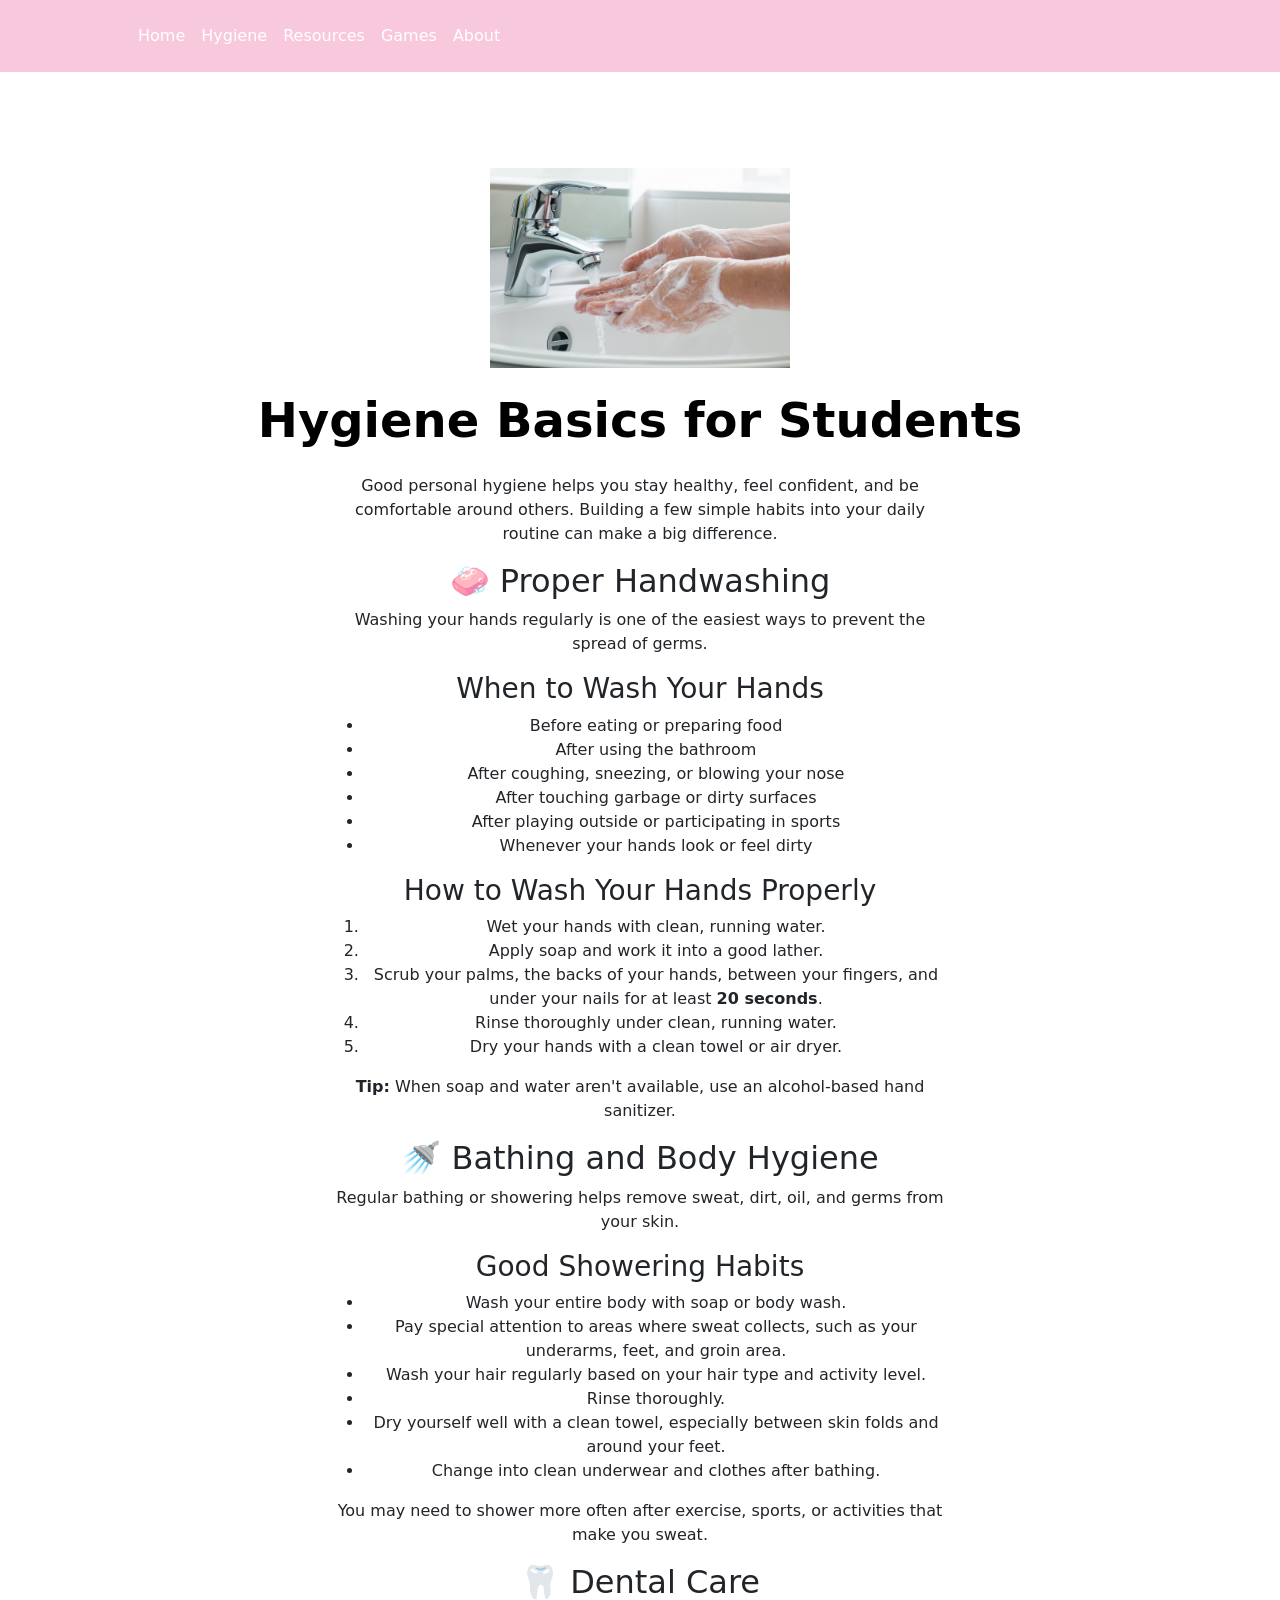
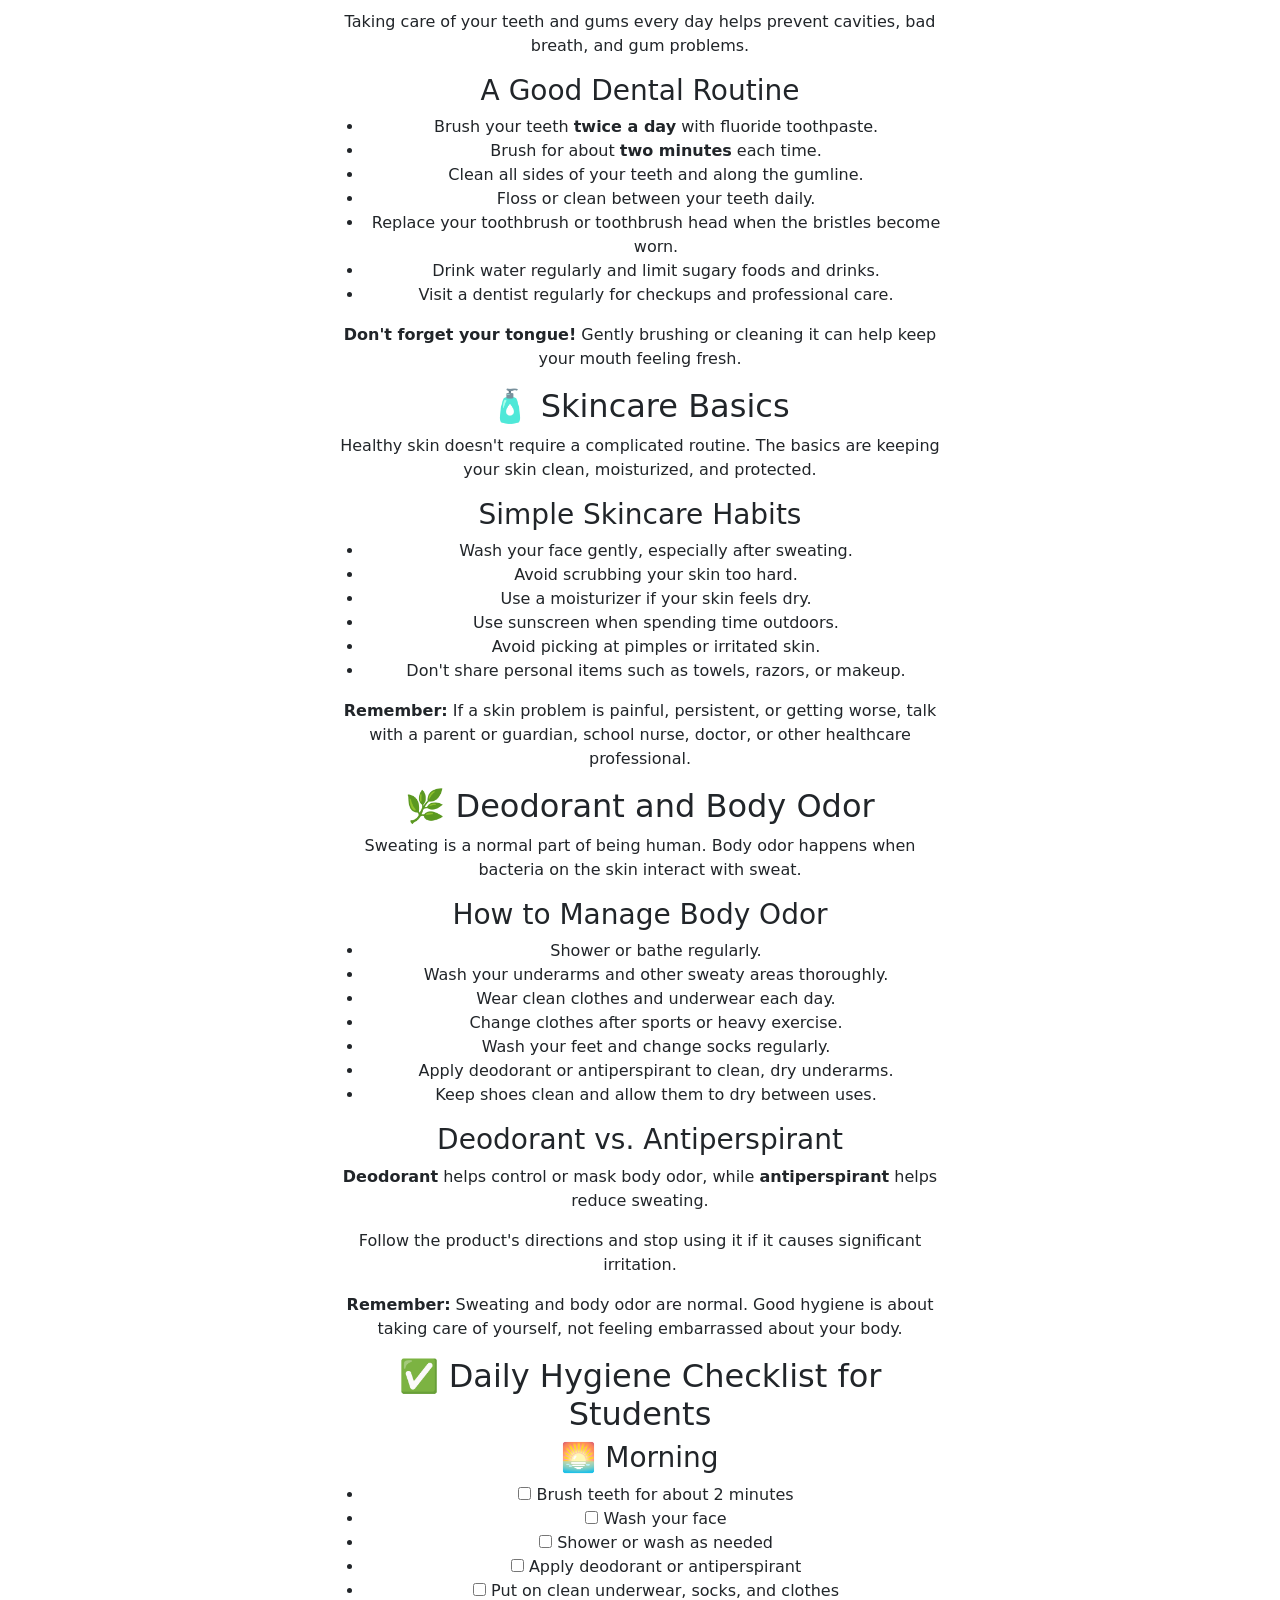
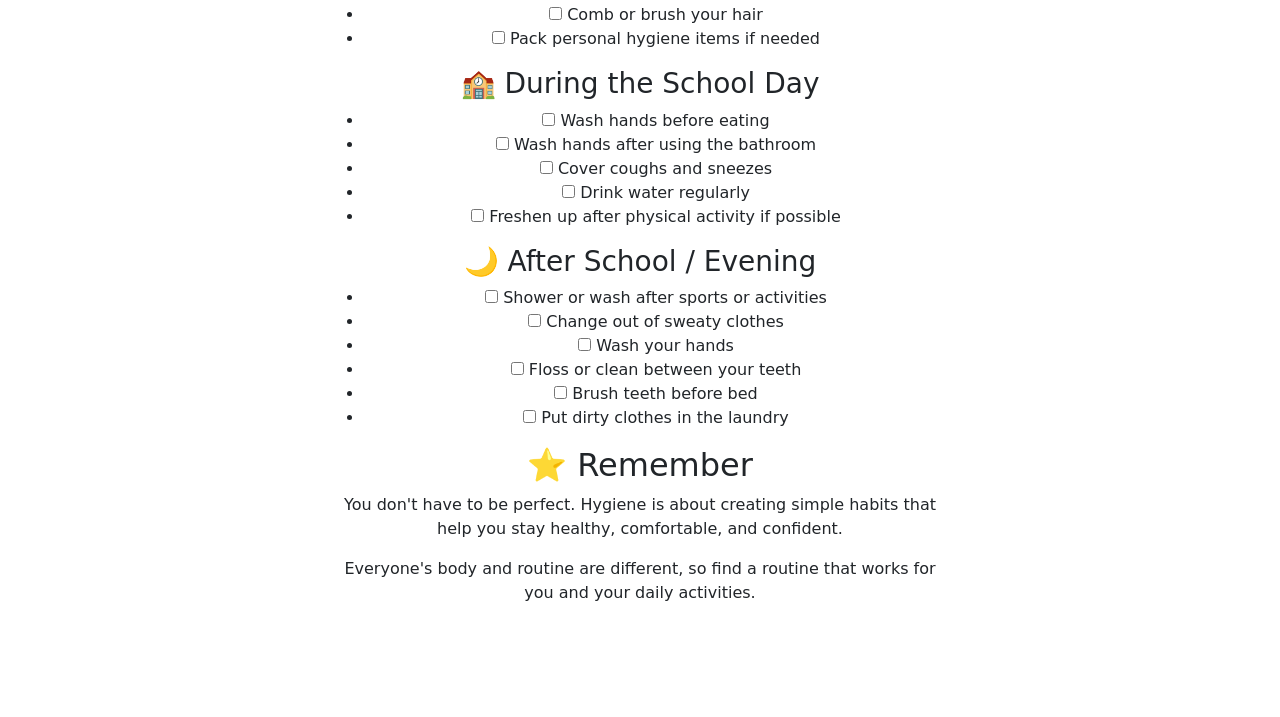
<file: study.html>
<!DOCTYPE html>
<html lang="en">
<head>
    <meta charset="UTF-8">
    <meta name="viewport" content="width=device-width, initial-scale=1.0">
    <title>H.E.A.L.</title>
     <link
        href="https://cdn.jsdelivr.net/npm/bootstrap@5.3.8/dist/css/bootstrap.min.css"
        rel="stylesheet"
        integrity="sha384-sRIl4kxILFvY47J16cr9ZwB07vP4J8+LH7qKQnuqkuIAvNWLzeN8tE5YBujZqJLB"
        crossorigin="anonymous"
    >

    <link href="style.css" rel="stylesheet">
</head>
<body>
      <header class="p-3" style="background-color: #f8c8dc;">
        <div class="container">

      
     <div
                class="d-flex flex-wrap align-items-center justify-content-center justify-content-lg-start"
            >

                <a
                    href="/"
                    class="d-flex align-items-center mb-2 mb-lg-0 text-white text-decoration-none"
                >
                    <svg
                        class="bi me-2"
                        width="40"
                        height="32"
                        role="img"
                        aria-label="Bootstrap"
                    >
                        <use xlink:href="#bootstrap"></use>
                    </svg>
                </a>

                <ul
    class="nav col-12 col-lg-auto me-lg-auto mb-2 justify-content-center mb-md-0"
                >
                    <li>
                        <a href="index.html" class="nav-link px-2 text-white">
                            Home
                        </a>
                    </li>

                    <li>
                        <a href="study.html" class="nav-link px-2 text-white">
                            Hygiene
                        </a>
                    </li>

                    <li>
                        <a href="resources.html" class="nav-link px-2 text-white">
                            Resources
                        </a>
                    </li>

                     <li>
                        <a href="games.html" class="nav-link px-2 text-white">
                            Games
                        </a>
                    </li>

                    <li>
                        <a href="about.html" class="nav-link px-2 text-white">
                            About
                        </a>
                    </li>
                </ul>

            </div>
        </div>
        </div>
    </header>


     <!-- Overall Bootstrap View-->
    <div class="px-4 py-5 my-5 text-center">
      <img
        class="d-block mx-auto mb-4"
        src="./images/image.png"
        alt=""
        width="300"
        height="200"
      />
      <h1 class="display-5 fw-bold text-body-emphasis">Hygiene Basics for Students</h1>
      <div class="col-lg-6 mx-auto">
        <p class="lead mb-4">
                <section class="hygiene-basics"> <p> Good personal hygiene helps you stay healthy, feel confident, and be comfortable around others. Building a few simple habits into your daily routine can make a big difference. </p> <h2>🧼 Proper Handwashing</h2> <p> Washing your hands regularly is one of the easiest ways to prevent the spread of germs. </p> <h3>When to Wash Your Hands</h3> <ul> <li>Before eating or preparing food</li> <li>After using the bathroom</li> <li>After coughing, sneezing, or blowing your nose</li> <li>After touching garbage or dirty surfaces</li> <li>After playing outside or participating in sports</li> <li>Whenever your hands look or feel dirty</li> </ul> <h3>How to Wash Your Hands Properly</h3> <ol> <li>Wet your hands with clean, running water.</li> <li>Apply soap and work it into a good lather.</li> <li>Scrub your palms, the backs of your hands, between your fingers, and under your nails for at least <strong>20 seconds</strong>.</li> <li>Rinse thoroughly under clean, running water.</li> <li>Dry your hands with a clean towel or air dryer.</li> </ol> <p> <strong>Tip:</strong> When soap and water aren't available, use an alcohol-based hand sanitizer. </p> <h2>🚿 Bathing and Body Hygiene</h2> <p> Regular bathing or showering helps remove sweat, dirt, oil, and germs from your skin. </p> <h3>Good Showering Habits</h3> <ul> <li>Wash your entire body with soap or body wash.</li> <li>Pay special attention to areas where sweat collects, such as your underarms, feet, and groin area.</li> <li>Wash your hair regularly based on your hair type and activity level.</li> <li>Rinse thoroughly.</li> <li>Dry yourself well with a clean towel, especially between skin folds and around your feet.</li> <li>Change into clean underwear and clothes after bathing.</li> </ul> <p> You may need to shower more often after exercise, sports, or activities that make you sweat. </p> <h2>🦷 Dental Care</h2> <p> Taking care of your teeth and gums every day helps prevent cavities, bad breath, and gum problems. </p> <h3>A Good Dental Routine</h3> <ul> <li>Brush your teeth <strong>twice a day</strong> with fluoride toothpaste.</li> <li>Brush for about <strong>two minutes</strong> each time.</li> <li>Clean all sides of your teeth and along the gumline.</li> <li>Floss or clean between your teeth daily.</li> <li>Replace your toothbrush or toothbrush head when the bristles become worn.</li> <li>Drink water regularly and limit sugary foods and drinks.</li> <li>Visit a dentist regularly for checkups and professional care.</li> </ul> <p> <strong>Don't forget your tongue!</strong> Gently brushing or cleaning it can help keep your mouth feeling fresh. </p> <h2>🧴 Skincare Basics</h2> <p> Healthy skin doesn't require a complicated routine. The basics are keeping your skin clean, moisturized, and protected. </p> <h3>Simple Skincare Habits</h3> <ul> <li>Wash your face gently, especially after sweating.</li> <li>Avoid scrubbing your skin too hard.</li> <li>Use a moisturizer if your skin feels dry.</li> <li>Use sunscreen when spending time outdoors.</li> <li>Avoid picking at pimples or irritated skin.</li> <li>Don't share personal items such as towels, razors, or makeup.</li> </ul> <p> <strong>Remember:</strong> If a skin problem is painful, persistent, or getting worse, talk with a parent or guardian, school nurse, doctor, or other healthcare professional. </p> <h2>🌿 Deodorant and Body Odor</h2> <p> Sweating is a normal part of being human. Body odor happens when bacteria on the skin interact with sweat. </p> <h3>How to Manage Body Odor</h3> <ul> <li>Shower or bathe regularly.</li> <li>Wash your underarms and other sweaty areas thoroughly.</li> <li>Wear clean clothes and underwear each day.</li> <li>Change clothes after sports or heavy exercise.</li> <li>Wash your feet and change socks regularly.</li> <li>Apply deodorant or antiperspirant to clean, dry underarms.</li> <li>Keep shoes clean and allow them to dry between uses.</li> </ul> <h3>Deodorant vs. Antiperspirant</h3> <p> <strong>Deodorant</strong> helps control or mask body odor, while <strong>antiperspirant</strong> helps reduce sweating. </p> <p> Follow the product's directions and stop using it if it causes significant irritation. </p> <p> <strong>Remember:</strong> Sweating and body odor are normal. Good hygiene is about taking care of yourself, not feeling embarrassed about your body. </p> <h2>✅ Daily Hygiene Checklist for Students</h2> <h3>🌅 Morning</h3> <ul class="hygiene-checklist"> <li><label><input type="checkbox"> Brush teeth for about 2 minutes</label></li> <li><label><input type="checkbox"> Wash your face</label></li> <li><label><input type="checkbox"> Shower or wash as needed</label></li> <li><label><input type="checkbox"> Apply deodorant or antiperspirant</label></li> <li><label><input type="checkbox"> Put on clean underwear, socks, and clothes</label></li> <li><label><input type="checkbox"> Comb or brush your hair</label></li> <li><label><input type="checkbox"> Pack personal hygiene items if needed</label></li> </ul> <h3>🏫 During the School Day</h3> <ul class="hygiene-checklist"> <li><label><input type="checkbox"> Wash hands before eating</label></li> <li><label><input type="checkbox"> Wash hands after using the bathroom</label></li> <li><label><input type="checkbox"> Cover coughs and sneezes</label></li> <li><label><input type="checkbox"> Drink water regularly</label></li> <li><label><input type="checkbox"> Freshen up after physical activity if possible</label></li> </ul> <h3>🌙 After School / Evening</h3> <ul class="hygiene-checklist"> <li><label><input type="checkbox"> Shower or wash after sports or activities</label></li> <li><label><input type="checkbox"> Change out of sweaty clothes</label></li> <li><label><input type="checkbox"> Wash your hands</label></li> <li><label><input type="checkbox"> Floss or clean between your teeth</label></li> <li><label><input type="checkbox"> Brush teeth before bed</label></li> <li><label><input type="checkbox"> Put dirty clothes in the laundry</label></li> </ul> <h2>⭐ Remember</h2> <p> You don't have to be perfect. Hygiene is about creating simple habits that help you stay healthy, comfortable, and confident. </p> <p> Everyone's body and routine are different, so find a routine that works for you and your daily activities. </p> </section>                        

        </p>
      </div>
    </div>


  <script
        src="https://cdn.jsdelivr.net/npm/bootstrap@5.3.8/dist/js/bootstrap.bundle.min.js"
        crossorigin="anonymous"
    ></script>
</body>
</html>
</file>
<file: style.css>
.flashcard-container {
    display: block;

    width: 600px;
    max-width: 90%;

    margin: 50px auto;

    cursor: pointer;

    perspective: 1000px;
}


.flashcard {
    width: 100%;
    height: 300px;

    position: relative;

    transform-style: preserve-3d;

    transition: transform 0.6s;
}


.face {
    position: absolute;

    width: 100%;
    height: 100%;

    display: flex;
    flex-direction: column;

    justify-content: center;
    align-items: center;

    text-align: center;

    padding: 40px;

    box-sizing: border-box;

    background-color: beige;

    border-radius: 30px;

    backface-visibility: hidden;
}


.back {
    background-color: pink;

    color: white;

    transform: rotateY(180deg);
}


.face h3 {
    max-width: 500px;

    line-height: 1.5;
}


.face p {
    margin-top: 20px;
}


/* Hide the checkbox */
.flip-checkbox {
    display: none;
}


/* Flip the flashcard when the checkbox is checked */
.flip-checkbox:checked + .flashcard-container .flashcard {
    transform: rotateY(180deg);
}

/* Make carousel arrows dark */
.carousel-control-prev-icon,
.carousel-control-next-icon {
    filter: invert(1);
}


/* Move arrows closer to the flashcard */
.carousel-control-prev {
    left: 80px;
}

.carousel-control-next {
    right: 80px;
}

/* Make the Previous and Next arrows dark */
.carousel-control-prev-icon,
.carousel-control-next-icon {
    filter: invert(1);
}


/* Make the indicators dark */
.carousel-indicators [data-bs-target] {
    background-color: black;
}

input::placeholder {
    color: lightgray;
    opacity: 1;
}

.row p-4 pb-0 pe-lg-0 pt-lg-5 align-items-center rounded-3 border shadow-lg {
    margin-top: 50px;
}

.kits {
    display: grid;
    grid-template-columns: repeat(4, 1fr);
    gap: 25px;
    padding: 20px;
}

.kits > div {
    width: 18rem;
    height:28rem;
    border: 1px solid #ccc;
    border-radius: 10px;
    overflow: hidden;
    padding: 10px;
    box-sizing: border-box;
}

.lists-container {
    display: flex;
    align-items: flex-start;
    padding: 20px;
    gap: 25px;
}

.list-group {
    width: 40rem;
    height: 20rem;
    padding: 10px;
    border: 1px solid #ccc;
    border-radius: 10px;
    box-sizing: border-box;
}

.roleimages {
    display: grid;
    grid-template-columns: repeat(3, 1fr);
    column-gap: 330px;
    row-gap: 100px;
    width: 10rem;
    height: 5rem;
    padding: 50px;
    box-sizing: border-box;

    
    }

.roleimages img {
    width: 270px;
    height: 370px;
    object-fit: cover;
    display: block;
}

.resourceimages {
    display: grid;
    grid-template-columns: repeat(2, auto);
    justify-content: center;
    align-items: center;
    column-gap: 100px;
    row-gap: 30px;
    width: 100%;
    padding: 50px;
    box-sizing: border-box;
}

.resourceimage1 img {
    width: 400px;
    height: 600px;
    object-fit: cover;
    display: block;
}

.resourceimage2 img {
    width: 460px;
    height: 600px;
    object-fit: cover;
    display: block;
}

.gradient-background {
  background: linear-gradient(300deg, #feffff, #ffb1bd, #ef72c5);
  background-size: 180% 180%;
  animation: gradient-animation 18s ease infinite;
}

@keyframes gradient-animation {
  0% {
    background-position: 0% 50%;
  }
  50% {
    background-position: 100% 50%;
  }
  100% {
    background-position: 0% 50%;
  }
}


/* Selected answer */
.answer.selected {
  background-color: #0d6efd;
  color: white;
  border-color: #0d6efd;
}

/* Correct answer */
.answer.right {
  background-color: #198754;
  color: white;
  border-color: #198754;
}

/* Incorrect answer */
.answer.wrong {
  background-color: #dc3545;
  color: white;
  border-color: #dc3545;
}
</file>
